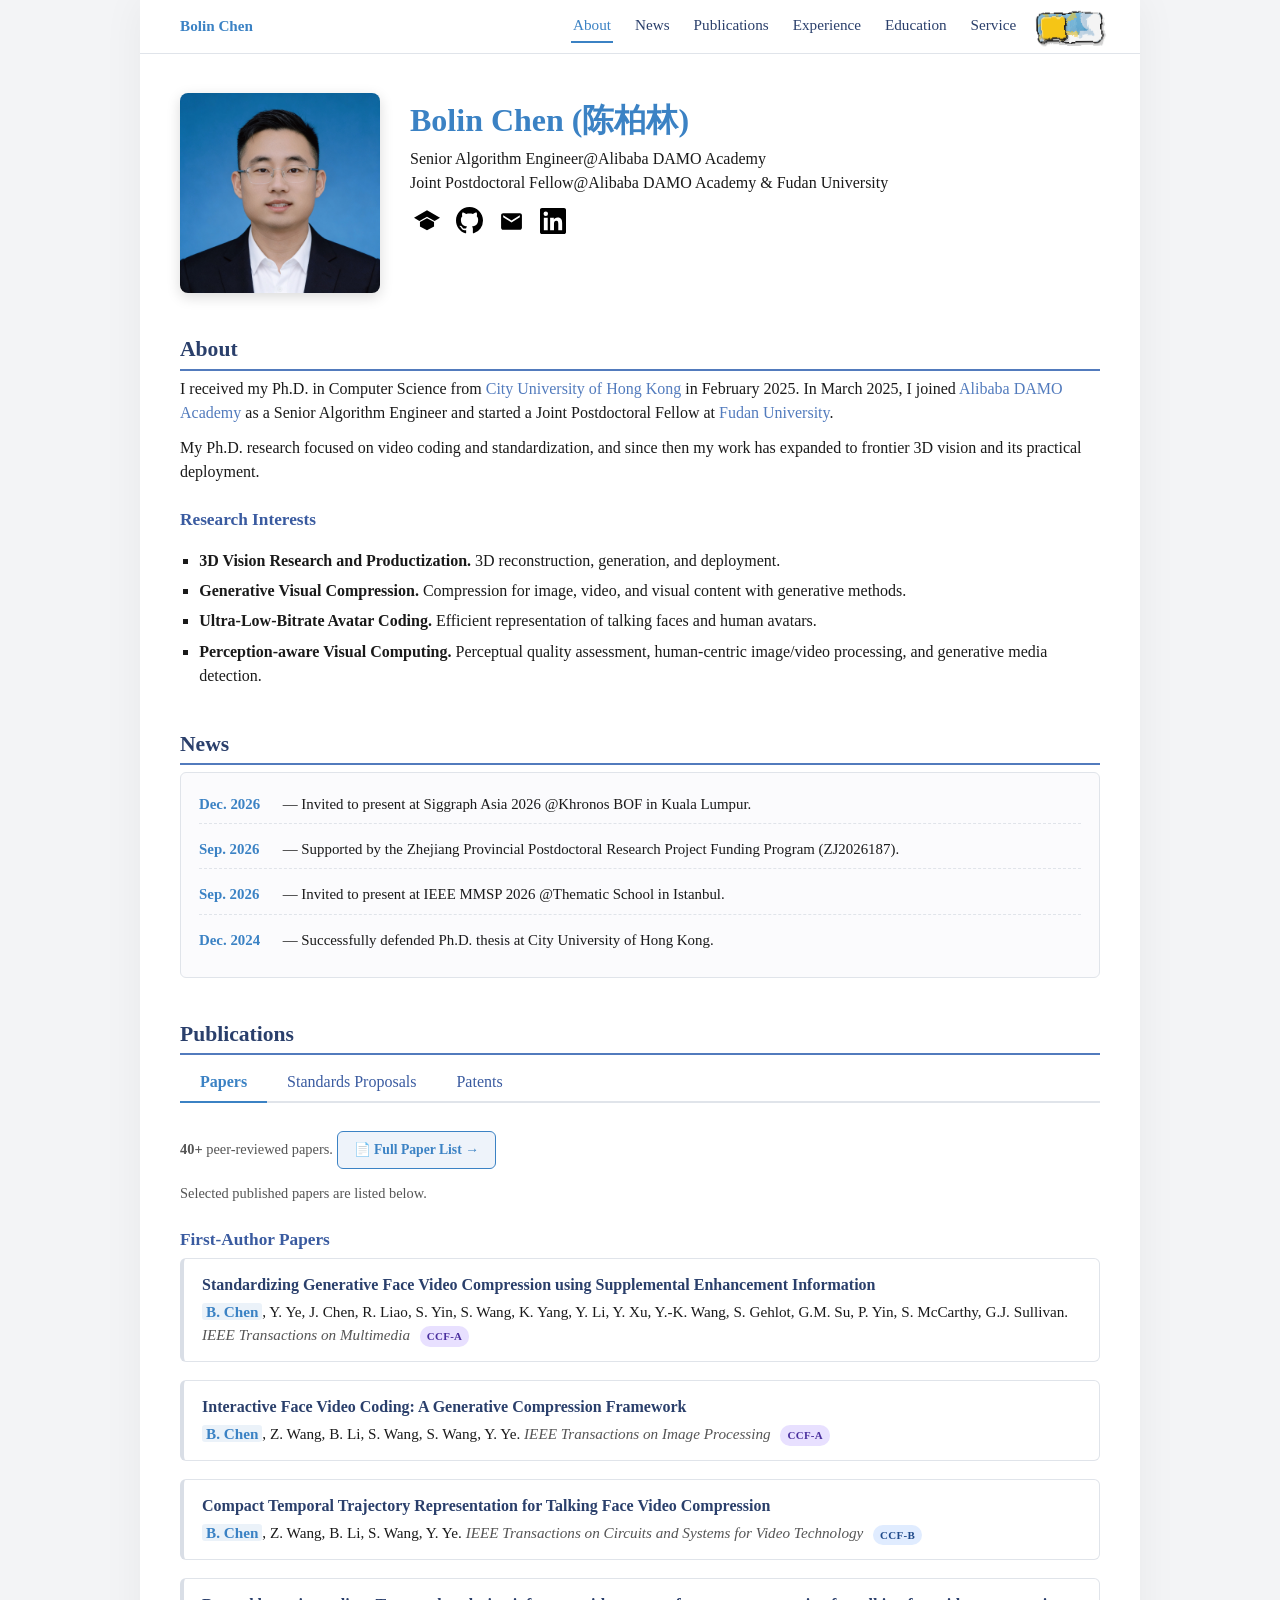
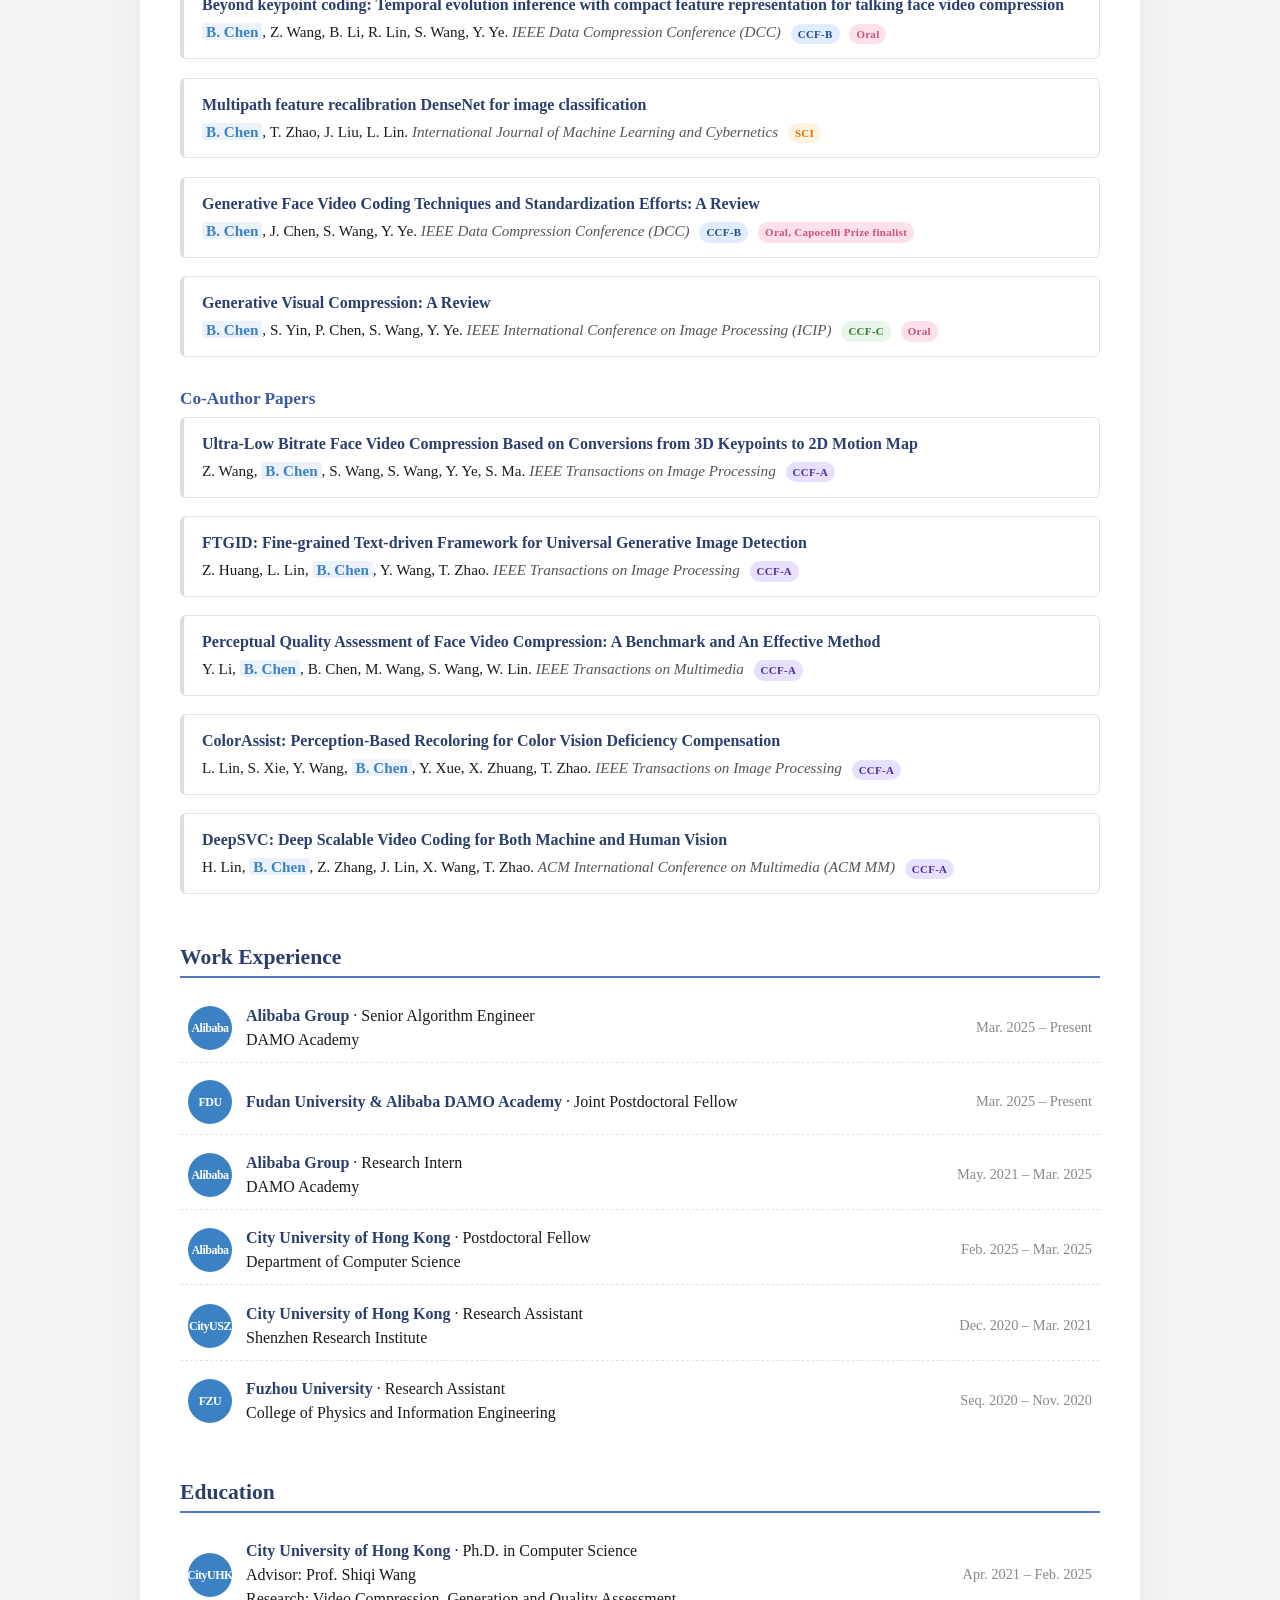
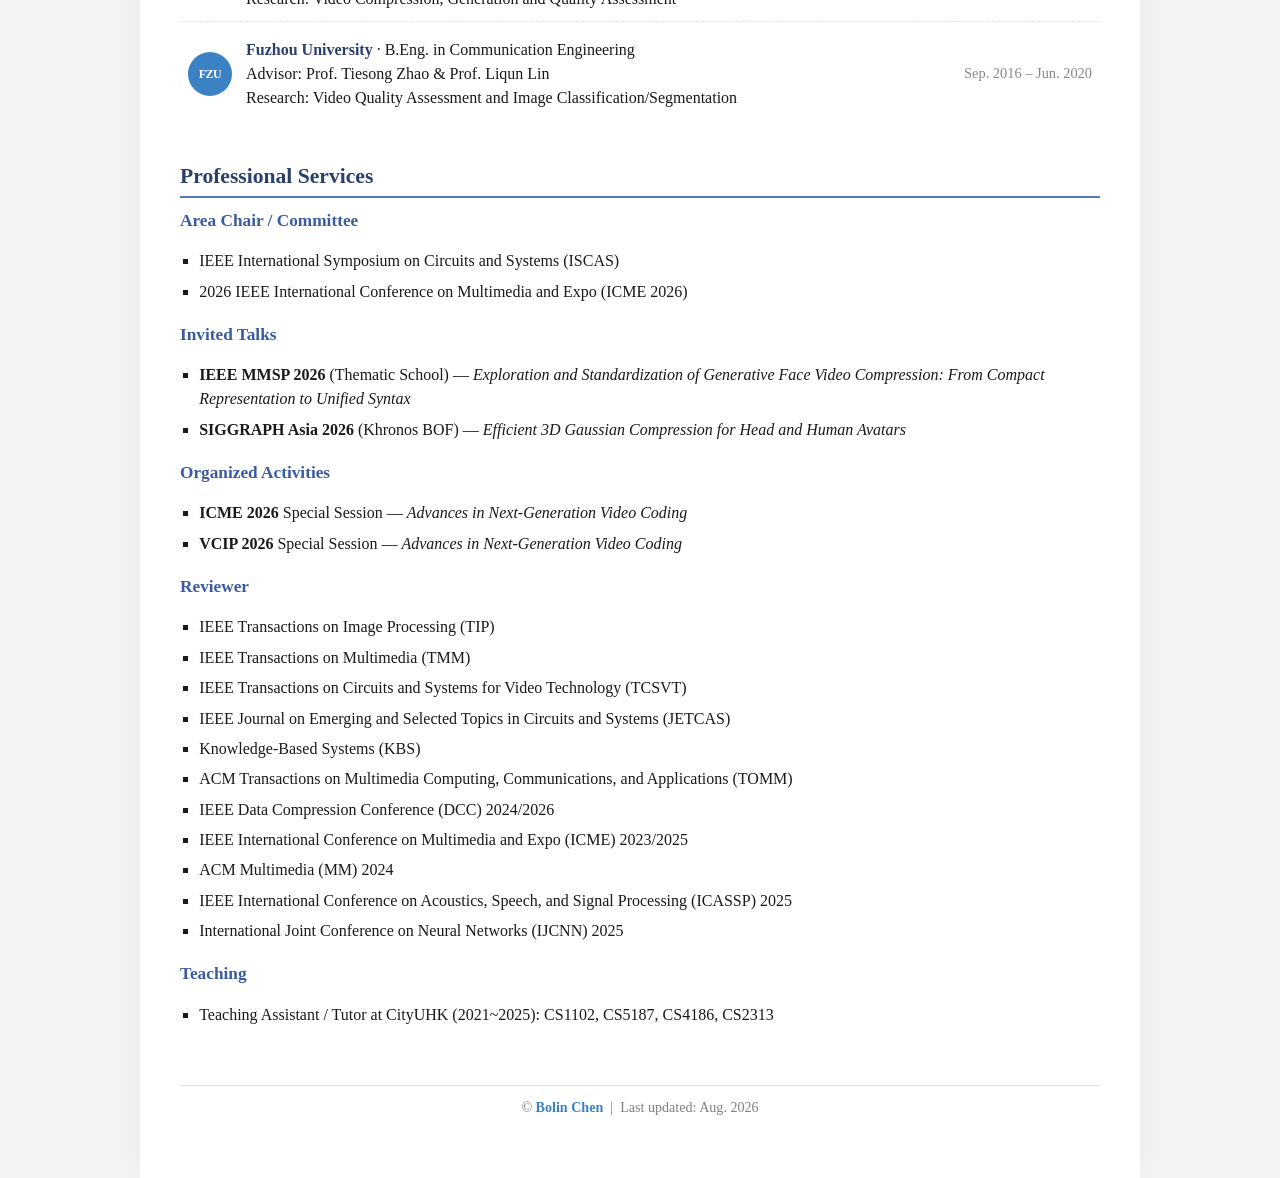
<file: index.html>
<!DOCTYPE html>
<html lang="en">
<head>
  <meta charset="UTF-8">
  <meta name="viewport" content="width=device-width, initial-scale=1.0">
  <title>Bolin Chen — Homepage</title>
  <script>
    (function () {
      var t;
      try { t = localStorage.getItem('theme'); } catch (e) {}
      if (t !== 'light' && t !== 'dark') {
        t = (window.matchMedia && window.matchMedia('(prefers-color-scheme: dark)').matches) ? 'dark' : 'light';
      }
      document.documentElement.setAttribute('data-theme', t);
    })();
  </script>
  <link rel="stylesheet" href="assets/css/style.css?v=20260817">
</head>
<body>

<svg style="position:absolute;width:0;height:0;overflow:hidden" aria-hidden="true">
  <defs>
    <filter id="sketchy" x="-10%" y="-10%" width="120%" height="120%">
      <feTurbulence type="turbulence" baseFrequency="0.035 0.042" numOctaves="4" result="noise" seed="42"></feTurbulence>
      <feDisplacementMap in="SourceGraphic" in2="noise" scale="4.5" xChannelSelector="R" yChannelSelector="G"></feDisplacementMap>
    </filter>
    <filter id="sketchy-sm" x="-18%" y="-18%" width="136%" height="136%">
      <feTurbulence type="turbulence" baseFrequency="0.06" numOctaves="3" result="noise" seed="7"></feTurbulence>
      <feDisplacementMap in="SourceGraphic" in2="noise" scale="2.5" xChannelSelector="R" yChannelSelector="G"></feDisplacementMap>
    </filter>
  </defs>
</svg>

<nav class="topnav">
  <span class="nav-name">Bolin Chen</span>
  <a href="#about">About</a>
  <a href="#news">News</a>
  <a href="#publications">Publications</a>
  <a href="#experience">Experience</a>
  <a href="#education">Education</a>
  <a href="#service">Service</a>
  
  <label class="theme-switch" title="Toggle light / dark">
    <input class="theme-switch__checkbox" type="checkbox" aria-label="Toggle dark mode" />
    <div class="theme-switch__container">
      <div class="theme-switch__clouds"></div>
      <div class="theme-switch__stars-container">
        <svg fill="none" viewBox="0 0 144 55" xmlns="http://www.w3.org/2000/svg">
          <path fill="currentColor" d="M135.831 3.00688C135.055 3.85027 134.111 4.29946 133 4.35447C134.111 4.40947 135.055 4.85867 135.831 5.71123C136.607 6.55462 136.996 7.56303 136.996 8.72727C136.996 7.95722 137.172 7.25134 137.525 6.59129C137.886 5.93124 138.372 5.39954 138.98 5.00535C139.598 4.60199 140.268 4.39114 141 4.35447C139.88 4.2903 138.936 3.85027 138.16 3.00688C137.384 2.16348 136.996 1.16425 136.996 0C136.996 1.16425 136.607 2.16348 135.831 3.00688ZM31 23.3545C32.1114 23.2995 33.0551 22.8503 33.8313 22.0069C34.6075 21.1635 34.9956 20.1642 34.9956 19C34.9956 20.1642 35.3837 21.1635 36.1599 22.0069C36.9361 22.8503 37.8798 23.2903 39 23.3545C38.2679 23.3911 37.5976 23.602 36.9802 24.0053C36.3716 24.3995 35.8864 24.9312 35.5248 25.5913C35.172 26.2513 34.9956 26.9572 34.9956 27.7273C34.9956 26.563 34.6075 25.5546 33.8313 24.7112C33.0551 23.8587 32.1114 23.4095 31 23.3545ZM0 36.3545C1.11136 36.2995 2.05513 35.8503 2.83131 35.0069C3.6075 34.1635 3.99559 33.1642 3.99559 32C3.99559 33.1642 4.38368 34.1635 5.15987 35.0069C5.93605 35.8503 6.87982 36.2903 8 36.3545C7.26792 36.3911 6.59757 36.602 5.98015 37.0053C5.37155 37.3995 4.88644 37.9312 4.52481 38.5913C4.172 39.2513 3.99559 39.9572 3.99559 40.7273C3.99559 39.563 3.6075 38.5546 2.83131 37.7112C2.05513 36.8587 1.11136 36.4095 0 36.3545ZM56.8313 24.0069C56.0551 24.8503 55.1114 25.2995 54 25.3545C55.1114 25.4095 56.0551 25.8587 56.8313 26.7112C57.6075 27.5546 57.9956 28.563 57.9956 29.7273C57.9956 28.9572 58.172 28.2513 58.5248 27.5913C58.8864 26.9312 59.3716 26.3995 59.9802 26.0053C60.5976 25.602 61.2679 25.3911 62 25.3545C60.8798 25.2903 59.9361 24.8503 59.1599 24.0069C58.3837 23.1635 57.9956 22.1642 57.9956 21C57.9956 22.1642 57.6075 23.1635 56.8313 24.0069ZM81 25.3545C82.1114 25.2995 83.0551 24.8503 83.8313 24.0069C84.6075 23.1635 84.9956 22.1642 84.9956 21C84.9956 22.1642 85.3837 23.1635 86.1599 24.0069C86.9361 24.8503 87.8798 25.2903 89 25.3545C88.2679 25.3911 87.5976 25.602 86.9802 26.0053C86.3716 26.3995 85.8864 26.9312 85.5248 27.5913C85.172 28.2513 84.9956 28.9572 84.9956 29.7273C84.9956 28.563 84.6075 27.5546 83.8313 26.7112C83.0551 25.8587 82.1114 25.4095 81 25.3545ZM136 36.3545C137.111 36.2995 138.055 35.8503 138.831 35.0069C139.607 34.1635 139.996 33.1642 139.996 32C139.996 33.1642 140.384 34.1635 141.16 35.0069C141.936 35.8503 142.88 36.2903 144 36.3545C143.268 36.3911 142.598 36.602 141.98 37.0053C141.372 37.3995 140.886 37.9312 140.525 38.5913C140.172 39.2513 139.996 39.9572 139.996 40.7273C139.996 39.563 139.607 38.5546 138.831 37.7112C138.055 36.8587 137.111 36.4095 136 36.3545ZM101.831 49.0069C101.055 49.8503 100.111 50.2995 99 50.3545C100.111 50.4095 101.055 50.8587 101.831 51.7112C102.607 52.5546 102.996 53.563 102.996 54.7273C102.996 53.9572 103.172 53.2513 103.525 52.5913C103.886 51.9312 104.372 51.3995 104.98 51.0053C105.598 50.602 106.268 50.3911 107 50.3545C105.88 50.2903 104.936 49.8503 104.16 49.0069C103.384 48.1635 102.996 47.1642 102.996 46C102.996 47.1642 102.607 48.1635 101.831 49.0069Z" clip-rule="evenodd" fill-rule="evenodd"></path>
        </svg>
      </div>
      <div class="theme-switch__circle-container">
        <div class="theme-switch__sun-moon-container">
          <div class="theme-switch__moon">
            <div class="theme-switch__spot"></div>
            <div class="theme-switch__spot"></div>
            <div class="theme-switch__spot"></div>
          </div>
        </div>
      </div>
      <div class="theme-switch__shooting-star"></div>
      <div class="theme-switch__shooting-star-2"></div>
      <div class="theme-switch__meteor"></div>
      <div class="theme-switch__stars-cluster">
        <div class="star"></div>
        <div class="star"></div>
        <div class="star"></div>
        <div class="star"></div>
        <div class="star"></div>
      </div>
      <div class="theme-switch__aurora"></div>
      <div class="theme-switch__comets">
        <div class="comet"></div>
        <div class="comet"></div>
      </div>
    </div>
  </label>
</nav>

<section class="hero" id="top">
  <div class="hero-matrix" aria-hidden="true"></div>
  <img src="assets/images/BolinChen.JPG" alt="Bolin Chen" class="hero-photo">
  <div class="hero-info">
    <h1><span class="author-name">Bolin Chen (陈柏林)</span></h1>
    <p>
      Senior Algorithm Engineer@Alibaba DAMO Academy<br>
      Joint Postdoctoral Fellow@Alibaba DAMO Academy & Fudan University
    </p>
    <p class="socials">
      <a target="_blank" href="https://scholar.google.com/citations?user=Z30kLzgAAAAJ" title="Google Scholar"><img src="assets/images/google_scholar_logo.svg" height="26" alt="Scholar"></a>
      <a target="_blank" href="https://github.com/Berlin0610" title="GitHub"><img src="assets/images/github_logo.svg" height="27" alt="GitHub"></a>
      <a target="_blank" href="mailto:bolinchen3-c@my.cityu.edu.hk" title="Email"><img src="assets/images/email_logo.svg" height="25" alt="Email"></a>
      <a target="_blank" href="https://www.linkedin.com/in/bolin-chen-695245200/?locale=zh" title="LinkedIn"><img src="assets/images/linkedin_logo.svg" height="26" alt="LinkedIn"></a>

    </p>
  </div>
</section>


<section id="about">
  <h2>About</h2>
	<p>
	  I received my Ph.D. in Computer Science from
	  <a target="_blank" href="https://www.cityu.edu.hk/">City University of Hong Kong</a>
	  in February 2025. In March 2025, I joined
	  <a target="_blank" href="https://damo.alibaba.com/">Alibaba DAMO Academy</a>
	  as a Senior Algorithm Engineer and started a Joint Postdoctoral Fellow at
	  <a target="_blank" href="https://www.fudan.edu.cn/">Fudan University</a>.
	</p>
	<p>
      My Ph.D. research focused on video coding and standardization, and since then my work has expanded to frontier 3D vision and its practical deployment.
	</p>
  
<h3>Research Interests</h3>
<ul>
  <li><b>3D Vision Research and Productization.</b> 3D reconstruction, generation, and deployment.</li>
  <li><b>Generative Visual Compression.</b> Compression for image, video, and visual content with generative methods.</li>
  <li><b>Ultra-Low-Bitrate Avatar Coding.</b> Efficient representation of talking faces and human avatars.</li>
  <li><b>Perception-aware Visual Computing.</b> Perceptual quality assessment, human-centric image/video processing, and generative media detection.</li>
</ul>
</section>


<section id="news">
  <h2>News</h2>
  <div class="news-scroll">
    <ul class="news-list">
	  <li><span class="news-date">Dec. 2026</span> — Invited to present at Siggraph Asia 2026 @Khronos BOF in Kuala Lumpur.</li>
      <li><span class="news-date">Sep. 2026</span> — Supported by the Zhejiang Provincial Postdoctoral Research Project Funding Program (ZJ2026187).</li>
      <li><span class="news-date">Sep. 2026</span> — Invited to present at IEEE MMSP 2026 @Thematic School in Istanbul.</li>
      <li><span class="news-date">Dec. 2024</span> — Successfully defended Ph.D. thesis at City University of Hong Kong.</li>
    </ul>
  </div>
</section>


<section id="publications">
  <h2>Publications</h2>

  <div class="tab-bar">
    <button class="tab-btn active" data-tab="papers">Papers</button>
    <button class="tab-btn" data-tab="proposals">Standards Proposals</button>
    <button class="tab-btn" data-tab="patents">Patents</button>
  </div>

    <div class="tab-panel active" id="panel-papers">
    <p style="color:var(--text-muted); font-size:0.9em;">
      <b>40+</b> peer-reviewed papers. <a class="btn-full-list" href="full-papers.html">📄 Full Paper List →</a> </br>
	  Selected published papers are listed below.
    </p>
    

    <h3>First-Author Papers</h3>
    <ul class="pub-list">
      <li class="pub-item">
        <a class="pub-title" target="_blank" href="https://scholar.google.com/scholar?q=Standardizing%20Generative%20Face%20Video%20Compression%20using%20Supplemental%20Enhancement%20Information">Standardizing Generative Face Video Compression using Supplemental Enhancement Information</a>
        <span class="pub-authors"><span class="author-self">B. Chen</span>, Y. Ye, J. Chen, R. Liao, S. Yin, S. Wang, K. Yang, Y. Li, Y. Xu, Y.-K. Wang, S. Gehlot, G.M. Su, P. Yin, S. McCarthy, G.J. Sullivan. <span class="pub-venue">IEEE Transactions on Multimedia</span> <span class="badge badge-ccfa">CCF-A</span></span>
      </li>
      <li class="pub-item">
        <a class="pub-title" target="_blank" href="https://scholar.google.com/scholar?q=Interactive%20Face%20Video%20Coding%3A%20A%20Generative%20Compression%20Framework">Interactive Face Video Coding: A Generative Compression Framework</a>
        <span class="pub-authors"><span class="author-self">B. Chen</span>, Z. Wang, B. Li, S. Wang, S. Wang, Y. Ye. <span class="pub-venue">IEEE Transactions on Image Processing</span> <span class="badge badge-ccfa">CCF-A</span></span>
      </li>
      <li class="pub-item">
        <a class="pub-title" target="_blank" href="https://scholar.google.com/scholar?q=Compact%20Temporal%20Trajectory%20Representation%20for%20Talking%20Face%20Video%20Compression">Compact Temporal Trajectory Representation for Talking Face Video Compression</a>
        <span class="pub-authors"><span class="author-self">B. Chen</span>, Z. Wang, B. Li, S. Wang, Y. Ye. <span class="pub-venue">IEEE Transactions on Circuits and Systems for Video Technology</span> <span class="badge badge-ccfb">CCF-B</span></span>
      </li>	  
      <li class="pub-item">
        <a class="pub-title" target="_blank" href="https://scholar.google.com/scholar?q=Beyond%20keypoint%20coding%3A%20Temporal%20evolution%20inference%20with%20compact%20feature%20representation%20for%20talking%20face%20video%20compression">Beyond keypoint coding: Temporal evolution inference with compact feature representation for talking face video compression</a>
        <span class="pub-authors"><span class="author-self">B. Chen</span>, Z. Wang, B. Li, R. Lin, S. Wang, Y. Ye. <span class="pub-venue">IEEE Data Compression Conference (DCC)</span> <span class="badge badge-ccfb">CCF-B</span> <span class="badge badge-first">Oral</span></span>
      </li>
      <li class="pub-item">
        <a class="pub-title" target="_blank" href="https://scholar.google.com/scholar?q=Multipath%20feature%20recalibration%20DenseNet%20for%20image%20classification">Multipath feature recalibration DenseNet for image classification</a>
        <span class="pub-authors"><span class="author-self">B. Chen</span>, T. Zhao, J. Liu, L. Lin. <span class="pub-venue">International Journal of Machine Learning and Cybernetics</span> <span class="badge badge-sci">SCI</span></span>
      </li>
      <li class="pub-item">
        <a class="pub-title" target="_blank" href="https://scholar.google.com/scholar?q=Generative%20Face%20Video%20Coding%20Techniques%20and%20Standardization%20Efforts%3A%20A%20Review">Generative Face Video Coding Techniques and Standardization Efforts: A Review</a>
        <span class="pub-authors"><span class="author-self">B. Chen</span>, J. Chen, S. Wang, Y. Ye. <span class="pub-venue">IEEE Data Compression Conference (DCC)</span> <span class="badge badge-ccfb">CCF-B</span> <span class="badge badge-first">Oral, Capocelli Prize finalist</span></span>
      </li>	  	  
      <li class="pub-item">
        <a class="pub-title" target="_blank" href="https://scholar.google.com/scholar?q=Generative%20Visual%20Compression%3A%20A%20Review">Generative Visual Compression: A Review</a>
        <span class="pub-authors"><span class="author-self">B. Chen</span>, S. Yin, P. Chen, S. Wang, Y. Ye. <span class="pub-venue">IEEE International Conference on Image Processing (ICIP)</span> <span class="badge badge-ccfc">CCF-C</span> <span class="badge badge-first">Oral</span></span>
      </li>	  
    </ul>

    <h3>Co-Author Papers</h3>
    <ul class="pub-list">
      <li class="pub-item">
        <a class="pub-title" target="_blank" href="https://scholar.google.com/scholar?q=Ultra-Low%20Bitrate%20Face%20Video%20Compression%20Based%20on%20Conversions%20from%203D%20Keypoints%20to%202D%20Motion%20Map">Ultra-Low Bitrate Face Video Compression Based on Conversions from 3D Keypoints to 2D Motion Map</a>
        <span class="pub-authors">Z. Wang, <span class="author-self">B. Chen</span>, S. Wang, S. Wang, Y. Ye, S. Ma. <span class="pub-venue">IEEE Transactions on Image Processing</span> <span class="badge badge-ccfa">CCF-A</span></span>
      </li>
      <li class="pub-item">
        <a class="pub-title" target="_blank" href="https://scholar.google.com/scholar?q=FTGID%3A%20Fine-grained%20Text-driven%20Framework%20for%20Universal%20Generative%20Image%20Detection">FTGID: Fine-grained Text-driven Framework for Universal Generative Image Detection</a>
        <span class="pub-authors">Z. Huang, L. Lin, <span class="author-self">B. Chen</span>, Y. Wang, T. Zhao. <span class="pub-venue">IEEE Transactions on Image Processing</span> <span class="badge badge-ccfa">CCF-A</span></span>
      </li>
      <li class="pub-item">
        <a class="pub-title" target="_blank" href="https://scholar.google.com/scholar?q=Perceptual%20Quality%20Assessment%20of%20Face%20Video%20Compression%3A%20A%20Benchmark%20and%20An%20Effective%20Method">Perceptual Quality Assessment of Face Video Compression: A Benchmark and An Effective Method</a>
        <span class="pub-authors">Y. Li, <span class="author-self">B. Chen</span>, B. Chen, M. Wang, S. Wang, W. Lin. <span class="pub-venue">IEEE Transactions on Multimedia</span> <span class="badge badge-ccfa">CCF-A</span></span>
      </li>
      <li class="pub-item">
        <a class="pub-title" target="_blank" href="https://scholar.google.com/scholar?q=ColorAssist%3A%20Perception-Based%20Recoloring%20for%20Color%20Vision%20Deficiency%20Compensation">ColorAssist: Perception-Based Recoloring for Color Vision Deficiency Compensation</a>
        <span class="pub-authors">L. Lin, S. Xie, Y. Wang, <span class="author-self">B. Chen</span>, Y. Xue, X. Zhuang, T. Zhao. <span class="pub-venue">IEEE Transactions on Image Processing</span> <span class="badge badge-ccfa">CCF-A</span></span>
      </li>
      <li class="pub-item">
        <a class="pub-title" target="_blank" href="https://scholar.google.com/scholar?q=DeepSVC%3A%20Deep%20Scalable%20Video%20Coding%20for%20Both%20Machine%20and%20Human%20Vision">DeepSVC: Deep Scalable Video Coding for Both Machine and Human Vision</a>
        <span class="pub-authors">H. Lin, <span class="author-self">B. Chen</span>, Z. Zhang, J. Lin, X. Wang, T. Zhao. <span class="pub-venue">ACM International Conference on Multimedia (ACM MM)</span> <span class="badge badge-ccfa">CCF-A</span></span>
      </li>
    </ul>
  </div><div class="tab-panel" id="panel-proposals">
    <p style="color:var(--text-muted); font-size:0.9em;">
      <b>50+</b> technical proposals contributed to JVET and MPEG. <a class="btn-full-list" href="full-proposals.html">📄 Full Proposal List →</a> </br>
      Selected first-author adopted proposals are listed below.
    </p>

    <h3>First-Author Adopted Proposals</h3>
    <ul class="prop-list">
      <li class="prop-item">
        <span class="prop-id">JVET-AQ0140</span>
        <span class="prop-title">AHG9: A showcase for picture quality indication in EOI SEI message extension</span>
        <span class="badge badge-adopt">Adopted</span>
      </li>
      <li class="prop-item">
        <span class="prop-id">MPEG m74027</span>
        <span class="prop-title">[GSC] Dual-Phase Morton Spatial Sorting for Efficient Mapping of GS Attribute Parameters to 2D Pixel Space</span>
        <span class="badge badge-adopt">Adopted</span>
      </li>
      <li class="prop-item">
        <span class="prop-id">JVET-AJ0207</span>
        <span class="prop-title">AHG9/AHG16: Performance results and suggestions on generative face video SEI message</span>
        <span class="badge badge-adopt">Adopted, Working Draft</span>
      </li>
      <li class="prop-item">
        <span class="prop-id">JVET-AJ0209</span>
        <span class="prop-title">AHG9/AHG16: Performance results of generative face video SEI message on high-resolution sequences</span>
        <span class="badge badge-adopt">Adopted, CTC</span>
      </li>
      <li class="prop-item">
        <span class="prop-id">JVET-AI0048</span>
        <span class="prop-title">AhG16: Improving GFVC Performance with Diverse Training Data</span>
        <span class="badge badge-adopt">Adopted</span>
      </li>
      <li class="prop-item">
        <span class="prop-id">JVET-AI0195</span>
        <span class="prop-title">AhG9/16: Updates on GFVC common software tools and GFV SEI message</span>
        <span class="badge badge-adopt">Adopted</span>
      </li>
      <li class="prop-item">
        <span class="prop-id">JVET-AH0110</span>
        <span class="prop-title">AHG16: Scalable Representation and Layered Reconstruction for Generative Face Video Compression</span>
        <span class="badge badge-adopt">Adopted</span>
      </li>
      <li class="prop-item">
        <span class="prop-id">JVET-AH0114</span>
        <span class="prop-title">AHG16: Updated Common Software Tools for Generative Face Video Compression</span>
        <span class="badge badge-adopt">Adopted</span>
      </li>
      <li class="prop-item">
        <span class="prop-id">JVET-AG0042</span>
        <span class="prop-title">AHG16: Proposed Common Software Tools and Testing Conditions for Generative Face Video Compression</span>
        <span class="badge badge-adopt">Adopted</span>
      </li>
    </ul>
  </div>

  <div class="tab-panel" id="panel-patents">
    <p style="color:var(--text-muted); font-size:0.9em;">
      <b>100+</b> pending US/CN/PCT patents (<b>10+</b> granted). Selected granted patents are listed below.
    </p>
    <ul class="honor-list">
      <li>Method and apparatuses for using face video generative compression SEI message. <b>US12621492B2</b> <span class="badge badge-adopt">Granted</span></li>
      <li>SEI message for generative face video. <b>US12621494B2</b> <span class="badge badge-adopt">Granted</span></li>
      <li>Method and apparatus for talking face video compression. <b>US12470746B2</b> <span class="badge badge-adopt">Granted</span></li>
      <li>Model training method, video encoding method and decoding method. <b>CN114897189B</b> <span class="badge badge-adopt">Granted</span></li>
      <li>Video encoding method, decoding method, electronic device and storage medium. <b>CN114979672B</b> <span class="badge badge-adopt">Granted</span></li>
      <li>A face video encoding method, decoding method and apparatus. <b>CN114401406B</b> <span class="badge badge-adopt">Granted</span></li>
      <li>A face video encoding method, decoding method and apparatus. <b>CN114422795B</b> <span class="badge badge-adopt">Granted</span></li>
      <li>Face video encoding method, decoding method and apparatus. <b>CN114205585B</b> <span class="badge badge-adopt">Granted</span></li>
      <li>Keypoints based video compression. <b>US12477120B2</b> <span class="badge badge-adopt">Granted</span></li>
      <li>A kind of leucocyte extraction and classification method based on improvement K-means and convolutional neural networks. <b>CN110110807B</b> <span class="badge badge-adopt">Granted</span></li>
      <li>An optimized segmentation method for ambiguous pixels based on improved FCN and DenseNet. <b>CN112541926B</b> <span class="badge badge-adopt">Granted</span></li>
      <li>An objective video quality evaluation method based on observable coding effect strength. <b>CN111711816B</b> <span class="badge badge-adopt">Granted</span></li>
    </ul>
  </div>
</section>

<section id="experience">
  <h2>Work Experience</h2>
  <ul class="edu-list">
    <li class="edu-item">
      <div class="edu-left">
        <div class="edu-logo-text">Alibaba</div>
        <div class="edu-main">
          <b>Alibaba Group </b> · Senior Algorithm Engineer<br>
			DAMO Academy
        </div>
      </div>
      <div class="edu-date">Mar. 2025 – Present</div>
    </li>
    <li class="edu-item">
      <div class="edu-left">
        <div class="edu-logo-text">FDU</div>
        <div class="edu-main">
          <b>Fudan University &amp; Alibaba DAMO Academy</b> · Joint Postdoctoral Fellow<br>
        </div>
      </div>
      <div class="edu-date">Mar. 2025 – Present</div>
    </li>
	<li class="edu-item">
      <div class="edu-left">
        <div class="edu-logo-text">Alibaba</div>
        <div class="edu-main">
          <b>Alibaba Group </b> · Research Intern<br>
			DAMO Academy
        </div>
      </div>
      <div class="edu-date">May. 2021 – Mar. 2025</div>
    </li>	  

	<li class="edu-item">
      <div class="edu-left">
        <div class="edu-logo-text">Alibaba</div>
        <div class="edu-main">
          <b>City University of Hong Kong</b> · Postdoctoral Fellow<br>
			Department of Computer Science
        </div>
      </div>
      <div class="edu-date">Feb. 2025 – Mar. 2025</div>
    </li>	  	  
    <li class="edu-item">
      <div class="edu-left">
        <div class="edu-logo-text">CityUSZ</div>
        <div class="edu-main">
          <b>City University of Hong Kong</b> · Research Assistant<br>
          Shenzhen Research Institute
        </div>
      </div>
      <div class="edu-date">Dec. 2020 – Mar. 2021</div>
    </li>

    <li class="edu-item">
      <div class="edu-left">
        <div class="edu-logo-text">FZU</div>
        <div class="edu-main">
          <b>Fuzhou University</b> · Research Assistant<br>
		  College of Physics and Information Engineering
        </div>
      </div>
      <div class="edu-date">Seq. 2020 – Nov. 2020</div>
    </li>
	
  </ul>
</section>

<section id="education">
  <h2>Education</h2>
  <ul class="edu-list">
    <li class="edu-item">
      <div class="edu-left">
        <div class="edu-logo-text">CityUHK</div>
        <div class="edu-main">
          <b>City University of Hong Kong</b> · Ph.D. in Computer Science<br>
          Advisor: Prof. Shiqi Wang <br>
		  Research: Video Compression, Generation and Quality Assessment
        </div>
      </div>
      <div class="edu-date">Apr. 2021 – Feb. 2025</div>
    </li>
    <li class="edu-item">
      <div class="edu-left">
        <div class="edu-logo-text">FZU</div>
        <div class="edu-main">
          <b>Fuzhou University</b> · B.Eng. in Communication Engineering<br>
          Advisor: Prof. Tiesong Zhao & Prof. Liqun Lin <br>
		  Research: Video Quality Assessment and Image Classification/Segmentation
        </div>
      </div>
      <div class="edu-date">Sep. 2016 – Jun. 2020</div>
    </li>
  </ul>
</section>

<section id="service">
  <h2>Professional Services</h2>

  <div class="service-grid">
    <div>
      <h3>Area Chair / Committee</h3>
      <ul>
        <li>IEEE International Symposium on Circuits and Systems (ISCAS)</li>
        <li>2026 IEEE International Conference on Multimedia and Expo (ICME 2026)</li>
      </ul>

      <h3>Invited Talks</h3>
      <ul>
        <li>
          <b>IEEE MMSP 2026</b> (Thematic School) —
          <i>
            Exploration and Standardization of Generative Face Video Compression:
            From Compact Representation to Unified Syntax
          </i>
        </li>
        <li>
          <b>SIGGRAPH Asia 2026</b> (Khronos BOF) —
          <i>
             Efficient 3D Gaussian Compression for Head and Human Avatars
          </i>
        </li>

		  
      </ul>

      <h3>Organized Activities</h3>
      <ul>
        <li>
          <b>ICME 2026</b> Special Session —
          <i>Advances in Next-Generation Video Coding</i>
        </li>
        <li>
          <b>VCIP 2026</b> Special Session —
          <i>Advances in Next-Generation Video Coding</i>
        </li>
      </ul>

      <h3>Reviewer</h3>
      <ul>
        <li>IEEE Transactions on Image Processing (TIP)</li>
        <li>IEEE Transactions on Multimedia (TMM)</li>
        <li>IEEE Transactions on Circuits and Systems for Video Technology (TCSVT)</li>
        <li>IEEE Journal on Emerging and Selected Topics in Circuits and Systems (JETCAS)</li>
        <li>Knowledge-Based Systems (KBS)</li>
        <li>ACM Transactions on Multimedia Computing, Communications, and Applications (TOMM)</li>
        <li>IEEE Data Compression Conference (DCC) 2024/2026</li>
        <li>IEEE International Conference on Multimedia and Expo (ICME) 2023/2025</li>
        <li>ACM Multimedia (MM) 2024</li>
        <li>IEEE International Conference on Acoustics, Speech, and Signal Processing (ICASSP) 2025</li>
        <li>International Joint Conference on Neural Networks (IJCNN) 2025</li>
      </ul>

      <h3>Teaching</h3>
      <ul>
        <li>Teaching Assistant / Tutor at CityUHK (2021~2025): CS1102, CS5187, CS4186, CS2313</li>
      </ul>
    </div>
  </div>
</section>


<div class="footer">
  &copy; <span class="author-name">Bolin Chen</span> &nbsp;|&nbsp; Last updated: Aug. 2026
</div>

<script src="assets/js/main.js?v=20260817"></script>
</body>
</html>
</file>
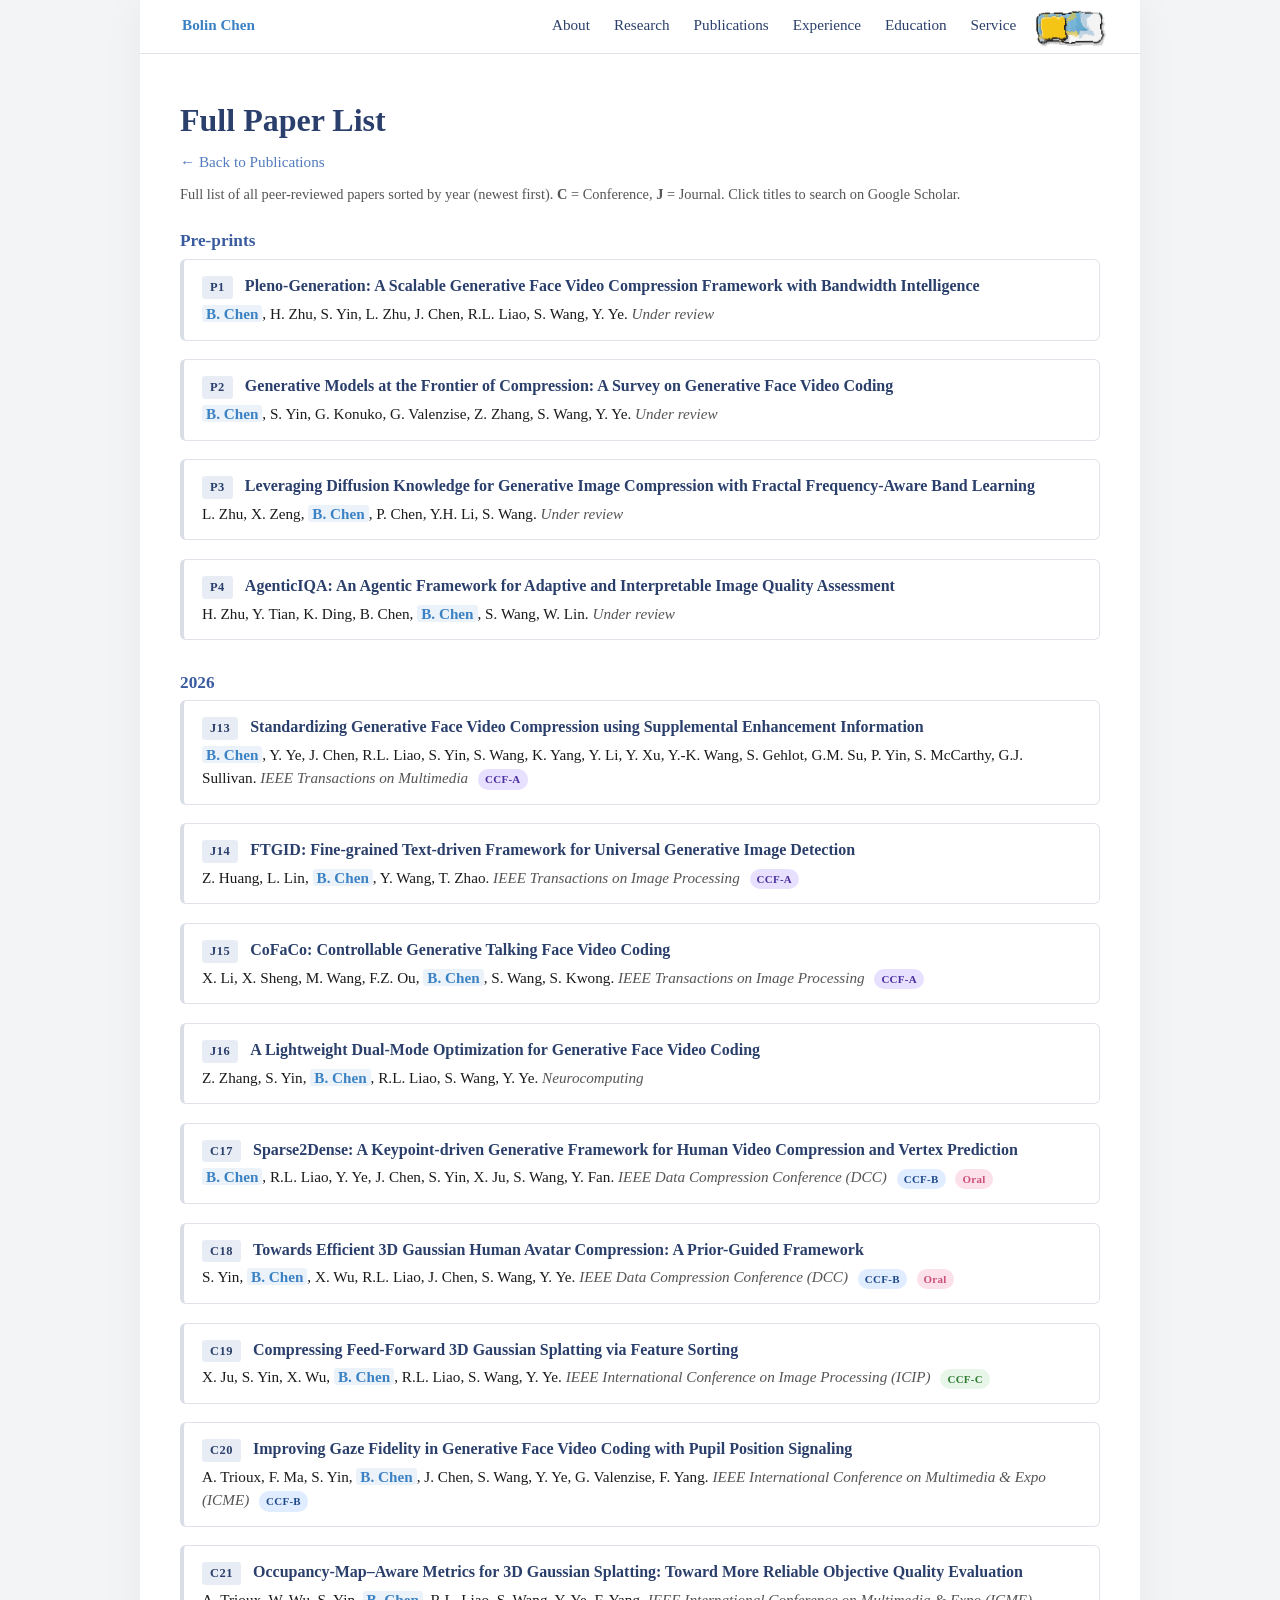
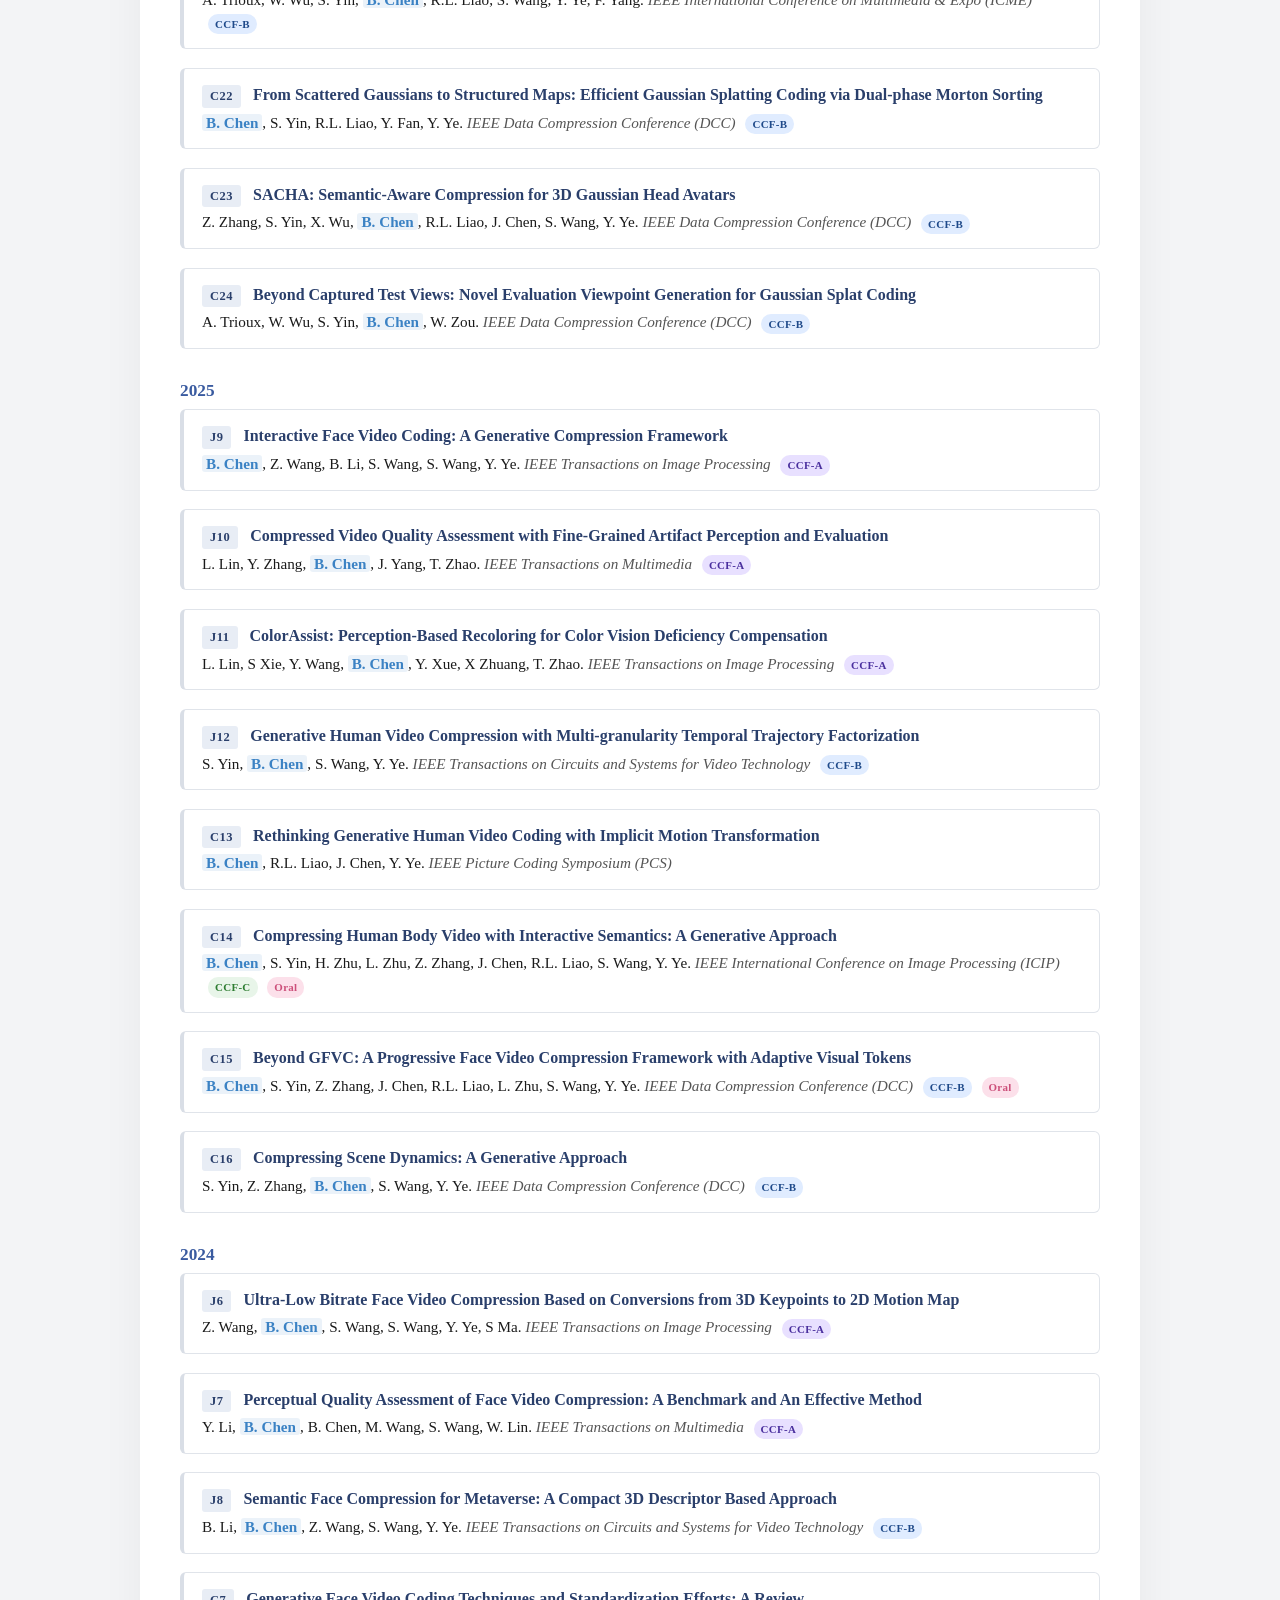
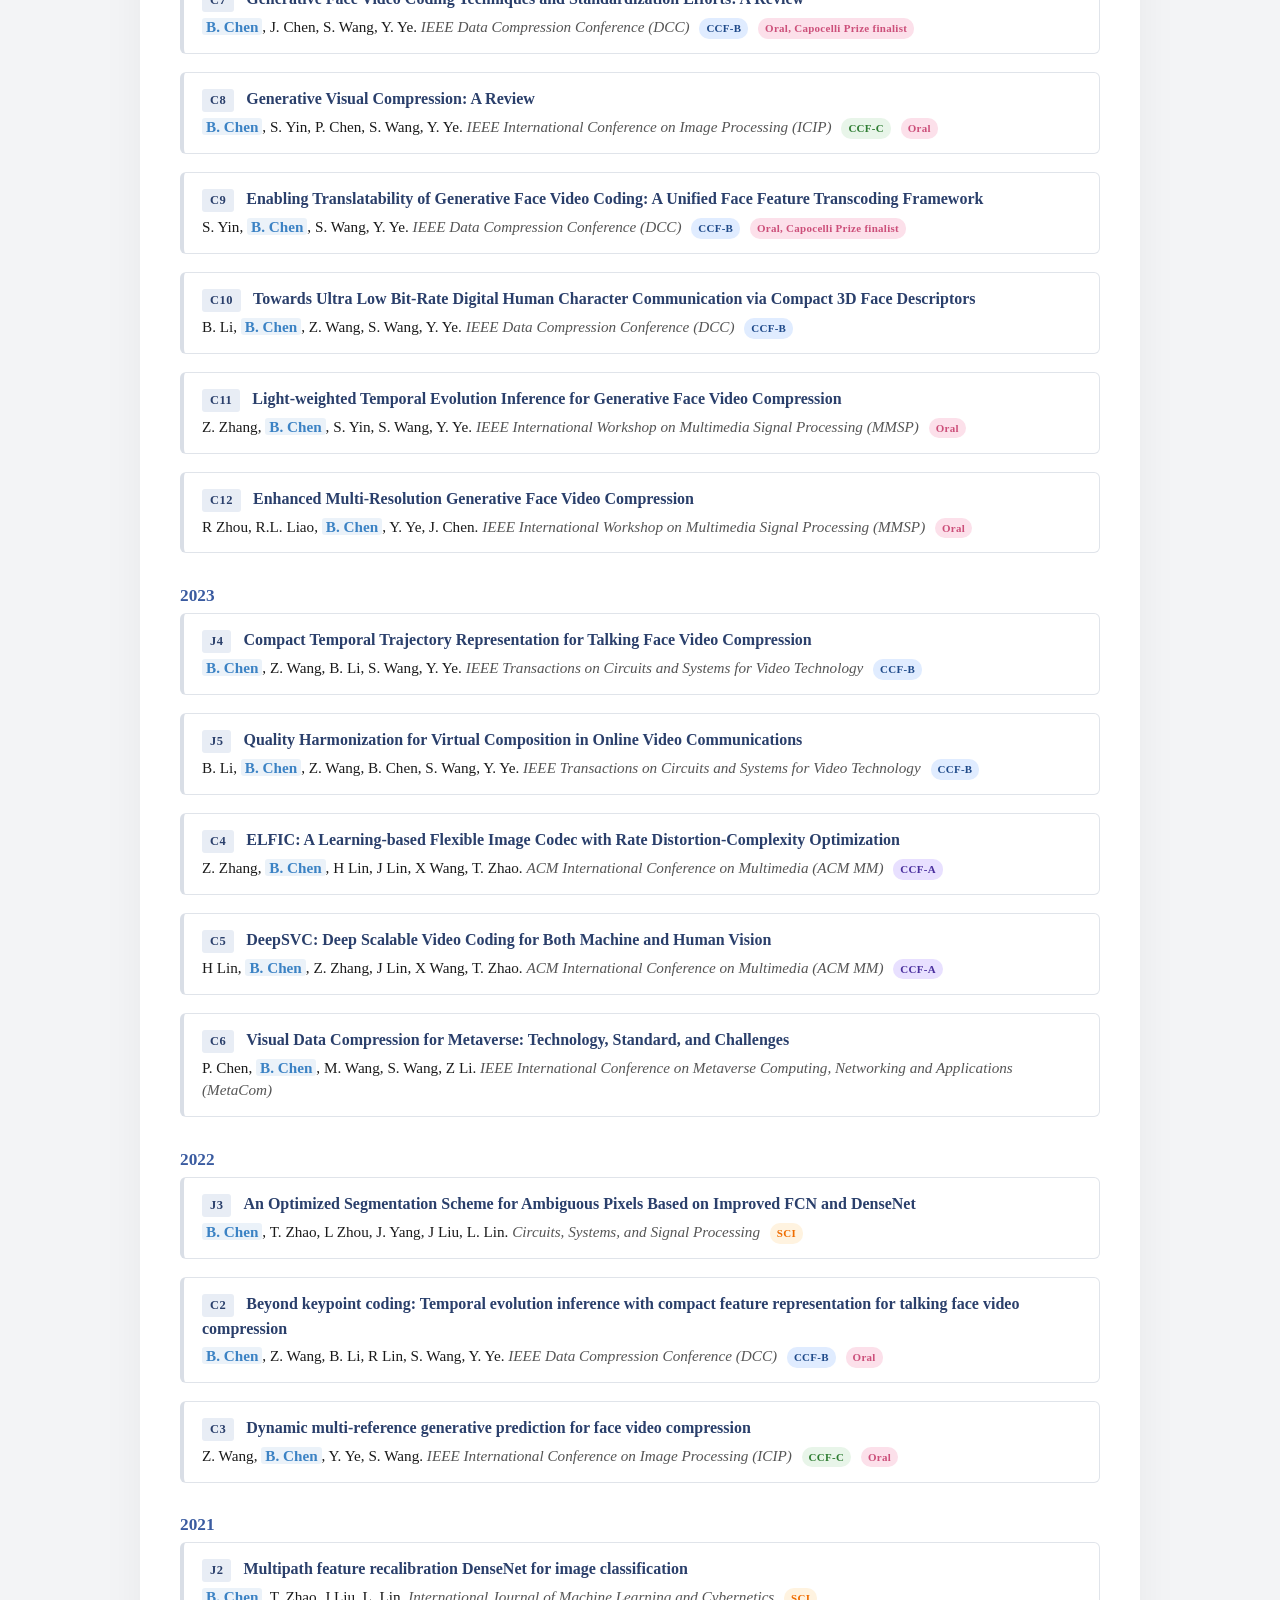
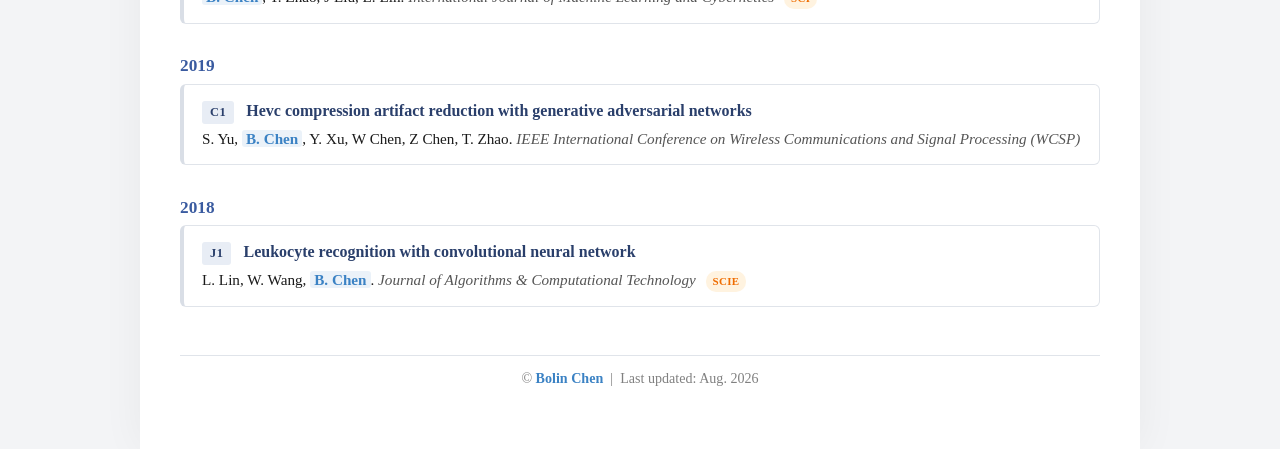
<file: full-papers.html>
<!DOCTYPE html>
<html lang="en">
<head>
  <meta charset="UTF-8">
  <meta name="viewport" content="width=device-width, initial-scale=1.0">
  <title>Full Paper List — Bolin Chen</title>
  <script>
    (function () {
      var t;
      try { t = localStorage.getItem('theme'); } catch (e) {}
      if (t !== 'light' && t !== 'dark') {
        t = (window.matchMedia && window.matchMedia('(prefers-color-scheme: dark)').matches) ? 'dark' : 'light';
      }
      document.documentElement.setAttribute('data-theme', t);
    })();
  </script>
  <link rel="stylesheet" href="assets/css/style.css?v=20260817">
</head>
<body>

<svg style="position:absolute;width:0;height:0;overflow:hidden" aria-hidden="true">
  <defs>
    <filter id="sketchy" x="-10%" y="-10%" width="120%" height="120%">
      <feTurbulence type="turbulence" baseFrequency="0.035 0.042" numOctaves="4" result="noise" seed="42"></feTurbulence>
      <feDisplacementMap in="SourceGraphic" in2="noise" scale="4.5" xChannelSelector="R" yChannelSelector="G"></feDisplacementMap>
    </filter>
    <filter id="sketchy-sm" x="-18%" y="-18%" width="136%" height="136%">
      <feTurbulence type="turbulence" baseFrequency="0.06" numOctaves="3" result="noise" seed="7"></feTurbulence>
      <feDisplacementMap in="SourceGraphic" in2="noise" scale="2.5" xChannelSelector="R" yChannelSelector="G"></feDisplacementMap>
    </filter>
  </defs>
</svg>

<nav class="topnav">
  <a href="index.html" class="nav-name">Bolin Chen</a>
  <a href="index.html#about">About</a>
  <a href="index.html#research">Research</a>
  <a href="index.html#publications">Publications</a>
  <a href="index.html#experience">Experience</a>
  <a href="index.html#education">Education</a>
  <a href="index.html#service">Service</a>

  <label class="theme-switch" title="Toggle light / dark">
    <input class="theme-switch__checkbox" type="checkbox" aria-label="Toggle dark mode" />
    <div class="theme-switch__container">
      <div class="theme-switch__clouds"></div>
      <div class="theme-switch__stars-container">
        <svg fill="none" viewBox="0 0 144 55" xmlns="http://www.w3.org/2000/svg">
          <path fill="currentColor" d="M135.831 3.00688C135.055 3.85027 134.111 4.29946 133 4.35447C134.111 4.40947 135.055 4.85867 135.831 5.71123C136.607 6.55462 136.996 7.56303 136.996 8.72727C136.996 7.95722 137.172 7.25134 137.525 6.59129C137.886 5.93124 138.372 5.39954 138.98 5.00535C139.598 4.60199 140.268 4.39114 141 4.35447C139.88 4.2903 138.936 3.85027 138.16 3.00688C137.384 2.16348 136.996 1.16425 136.996 0C136.996 1.16425 136.607 2.16348 135.831 3.00688ZM31 23.3545C32.1114 23.2995 33.0551 22.8503 33.8313 22.0069C34.6075 21.1635 34.9956 20.1642 34.9956 19C34.9956 20.1642 35.3837 21.1635 36.1599 22.0069C36.9361 22.8503 37.8798 23.2903 39 23.3545C38.2679 23.3911 37.5976 23.602 36.9802 24.0053C36.3716 24.3995 35.8864 24.9312 35.5248 25.5913C35.172 26.2513 34.9956 26.9572 34.9956 27.7273C34.9956 26.563 34.6075 25.5546 33.8313 24.7112C33.0551 23.8587 32.1114 23.4095 31 23.3545ZM0 36.3545C1.11136 36.2995 2.05513 35.8503 2.83131 35.0069C3.6075 34.1635 3.99559 33.1642 3.99559 32C3.99559 33.1642 4.38368 34.1635 5.15987 35.0069C5.93605 35.8503 6.87982 36.2903 8 36.3545C7.26792 36.3911 6.59757 36.602 5.98015 37.0053C5.37155 37.3995 4.88644 37.9312 4.52481 38.5913C4.172 39.2513 3.99559 39.9572 3.99559 40.7273C3.99559 39.563 3.6075 38.5546 2.83131 37.7112C2.05513 36.8587 1.11136 36.4095 0 36.3545ZM56.8313 24.0069C56.0551 24.8503 55.1114 25.2995 54 25.3545C55.1114 25.4095 56.0551 25.8587 56.8313 26.7112C57.6075 27.5546 57.9956 28.563 57.9956 29.7273C57.9956 28.9572 58.172 28.2513 58.5248 27.5913C58.8864 26.9312 59.3716 26.3995 59.9802 26.0053C60.5976 25.602 61.2679 25.3911 62 25.3545C60.8798 25.2903 59.9361 24.8503 59.1599 24.0069C58.3837 23.1635 57.9956 22.1642 57.9956 21C57.9956 22.1642 57.6075 23.1635 56.8313 24.0069ZM81 25.3545C82.1114 25.2995 83.0551 24.8503 83.8313 24.0069C84.6075 23.1635 84.9956 22.1642 84.9956 21C84.9956 22.1642 85.3837 23.1635 86.1599 24.0069C86.9361 24.8503 87.8798 25.2903 89 25.3545C88.2679 25.3911 87.5976 25.602 86.9802 26.0053C86.3716 26.3995 85.8864 26.9312 85.5248 27.5913C85.172 28.2513 84.9956 28.9572 84.9956 29.7273C84.9956 28.563 84.6075 27.5546 83.8313 26.7112C83.0551 25.8587 82.1114 25.4095 81 25.3545ZM136 36.3545C137.111 36.2995 138.055 35.8503 138.831 35.0069C139.607 34.1635 139.996 33.1642 139.996 32C139.996 33.1642 140.384 34.1635 141.16 35.0069C141.936 35.8503 142.88 36.2903 144 36.3545C143.268 36.3911 142.598 36.602 141.98 37.0053C141.372 37.3995 140.886 37.9312 140.525 38.5913C140.172 39.2513 139.996 39.9572 139.996 40.7273C139.996 39.563 139.607 38.5546 138.831 37.7112C138.055 36.8587 137.111 36.4095 136 36.3545ZM101.831 49.0069C101.055 49.8503 100.111 50.2995 99 50.3545C100.111 50.4095 101.055 50.8587 101.831 51.7112C102.607 52.5546 102.996 53.563 102.996 54.7273C102.996 53.9572 103.172 53.2513 103.525 52.5913C103.886 51.9312 104.372 51.3995 104.98 51.0053C105.598 50.602 106.268 50.3911 107 50.3545C105.88 50.2903 104.936 49.8503 104.16 49.0069C103.384 48.1635 102.996 47.1642 102.996 46C102.996 47.1642 102.607 48.1635 101.831 49.0069Z" clip-rule="evenodd" fill-rule="evenodd"></path>
        </svg>
      </div>
      <div class="theme-switch__circle-container">
        <div class="theme-switch__sun-moon-container">
          <div class="theme-switch__moon">
            <div class="theme-switch__spot"></div>
            <div class="theme-switch__spot"></div>
            <div class="theme-switch__spot"></div>
          </div>
        </div>
      </div>
      <div class="theme-switch__shooting-star"></div>
      <div class="theme-switch__shooting-star-2"></div>
      <div class="theme-switch__meteor"></div>
      <div class="theme-switch__stars-cluster">
        <div class="star"></div>
        <div class="star"></div>
        <div class="star"></div>
        <div class="star"></div>
        <div class="star"></div>
      </div>
      <div class="theme-switch__aurora"></div>
      <div class="theme-switch__comets">
        <div class="comet"></div>
        <div class="comet"></div>
      </div>
    </div>
  </label>
</nav>

<section class="page-header">
  <h1>Full Paper List</h1>
  <p class="back-link"><a href="index.html#publications">← Back to Publications</a></p>
</section>

<section id="full-papers">
  <p style="color:var(--text-muted); font-size:0.9em;">
    Full list of all peer-reviewed papers sorted by year (newest first). <b>C</b> = Conference, <b>J</b> = Journal.
    Click titles to search on Google Scholar.
  </p>

  <h3>Pre-prints</h3>
  <ul class="pub-list">
    <li class="pub-item">
      <span class="pub-tag">P1</span>
      <a class="pub-title" target="_blank" href="https://scholar.google.com/scholar?q=Pleno-Generation%3A%20A%20Scalable%20Generative%20Face%20Video%20Compression%20Framework%20with%20Bandwidth%20Intelligence">Pleno-Generation: A Scalable Generative Face Video Compression Framework with Bandwidth Intelligence</a>
      <span class="pub-authors"><span class="author-self">B. Chen</span>, H. Zhu, S. Yin, L. Zhu, J. Chen, R.L. Liao, S. Wang, Y. Ye. <span class="pub-venue">Under review</span></span>
    </li>
    <li class="pub-item">
      <span class="pub-tag">P2</span>
      <a class="pub-title" target="_blank" href="https://scholar.google.com/scholar?q=Generative%20Models%20at%20the%20Frontier%20of%20Compression%3A%20A%20Survey%20on%20Generative%20Face%20Video%20Coding">Generative Models at the Frontier of Compression: A Survey on Generative Face Video Coding</a>
      <span class="pub-authors"><span class="author-self">B. Chen</span>, S. Yin, G. Konuko, G. Valenzise, Z. Zhang, S. Wang, Y. Ye. <span class="pub-venue">Under review</span></span>
    </li>
    <li class="pub-item">
      <span class="pub-tag">P3</span>
      <a class="pub-title" target="_blank" href="https://scholar.google.com/scholar?q=Leveraging%20Diffusion%20Knowledge%20for%20Generative%20Image%20Compression%20with%20Fractal%20Frequency-Aware%20Band%20Learning">Leveraging Diffusion Knowledge for Generative Image Compression with Fractal Frequency-Aware Band Learning</a>
      <span class="pub-authors">L. Zhu, X. Zeng, <span class="author-self">B. Chen</span>, P. Chen, Y.H. Li, S. Wang. <span class="pub-venue">Under review</span></span>
    </li>
    <li class="pub-item">
      <span class="pub-tag">P4</span>
      <a class="pub-title" target="_blank" href="https://scholar.google.com/scholar?q=AgenticIQA%3A%20An%20Agentic%20Framework%20for%20Adaptive%20and%20Interpretable%20Image%20Quality%20Assessment">AgenticIQA: An Agentic Framework for Adaptive and Interpretable Image Quality Assessment</a>
      <span class="pub-authors">H. Zhu, Y. Tian, K. Ding, B. Chen, <span class="author-self">B. Chen</span>, S. Wang, W. Lin. <span class="pub-venue">Under review</span></span>
    </li>
  </ul>

  <h3>2026</h3>
<ul class="pub-list">
  <li class="pub-item">
    <span class="pub-tag">J13</span>
    <a class="pub-title" target="_blank" href="https://scholar.google.com/scholar?q=Standardizing%20Generative%20Face%20Video%20Compression%20using%20Supplemental%20Enhancement%20Information">Standardizing Generative Face Video Compression using Supplemental Enhancement Information</a>
    <span class="pub-authors"><span class="author-self">B. Chen</span>, Y. Ye, J. Chen, R.L. Liao, S. Yin, S. Wang, K. Yang, Y. Li, Y. Xu, Y.-K. Wang, S. Gehlot, G.M. Su, P. Yin, S. McCarthy, G.J. Sullivan. <span class="pub-venue">IEEE Transactions on Multimedia</span> <span class="badge badge-ccfa">CCF-A</span></span>
  </li>

  <li class="pub-item">
    <span class="pub-tag">J14</span>
    <a class="pub-title" target="_blank" href="https://scholar.google.com/scholar?q=FTGID%3A%20Fine-grained%20Text-driven%20Framework%20for%20Universal%20Generative%20Image%20Detection">FTGID: Fine-grained Text-driven Framework for Universal Generative Image Detection</a>
    <span class="pub-authors">Z. Huang, L. Lin, <span class="author-self">B. Chen</span>, Y. Wang, T. Zhao. <span class="pub-venue">IEEE Transactions on Image Processing</span> <span class="badge badge-ccfa">CCF-A</span></span>
  </li>

  <li class="pub-item">
    <span class="pub-tag">J15</span>
    <a class="pub-title" target="_blank" href="https://scholar.google.com/scholar?q=CoFaCo%3A%20Controllable%20Generative%20Talking%20Face%20Video%20Coding">CoFaCo: Controllable Generative Talking Face Video Coding</a>
    <span class="pub-authors">X. Li, X. Sheng, M. Wang, F.Z. Ou, <span class="author-self">B. Chen</span>, S. Wang, S. Kwong. <span class="pub-venue">IEEE Transactions on Image Processing</span> <span class="badge badge-ccfa">CCF-A</span></span>
  </li>

  <li class="pub-item">
    <span class="pub-tag">J16</span>
    <a class="pub-title" target="_blank" href="https://scholar.google.com/scholar?q=A%20Lightweight%20Dual-Mode%20Optimization%20for%20Generative%20Face%20Video%20Coding">A Lightweight Dual-Mode Optimization for Generative Face Video Coding</a>
    <span class="pub-authors">Z. Zhang, S. Yin, <span class="author-self">B. Chen</span>, R.L. Liao, S. Wang, Y. Ye. <span class="pub-venue">Neurocomputing</span></span>
  </li>

  <li class="pub-item">
    <span class="pub-tag">C17</span>
    <a class="pub-title" target="_blank" href="https://scholar.google.com/scholar?q=Sparse2Dense%3A%20A%20Keypoint-driven%20Generative%20Framework%20for%20Human%20Video%20Compression%20and%20Vertex%20Prediction">Sparse2Dense: A Keypoint-driven Generative Framework for Human Video Compression and Vertex Prediction</a>
    <span class="pub-authors"><span class="author-self">B. Chen</span>, R.L. Liao, Y. Ye, J. Chen, S. Yin, X. Ju, S. Wang, Y. Fan. <span class="pub-venue">IEEE Data Compression Conference (DCC)</span> <span class="badge badge-ccfb">CCF-B</span> <span class="badge badge-first">Oral</span></span>
  </li>

  <li class="pub-item">
    <span class="pub-tag">C18</span>
    <a class="pub-title" target="_blank" href="https://scholar.google.com/scholar?q=Towards%20Efficient%203D%20Gaussian%20Human%20Avatar%20Compression%3A%20A%20Prior-Guided%20Framework">Towards Efficient 3D Gaussian Human Avatar Compression: A Prior-Guided Framework</a>
    <span class="pub-authors">S. Yin, <span class="author-self">B. Chen</span>, X. Wu, R.L. Liao, J. Chen, S. Wang, Y. Ye. <span class="pub-venue">IEEE Data Compression Conference (DCC)</span> <span class="badge badge-ccfb">CCF-B</span> <span class="badge badge-first">Oral</span></span>
  </li>

  <li class="pub-item">
    <span class="pub-tag">C19</span>
    <a class="pub-title" target="_blank" href="https://scholar.google.com/scholar?q=Compressing%20Feed-Forward%203D%20Gaussian%20Splatting%20via%20Feature%20Sorting">Compressing Feed-Forward 3D Gaussian Splatting via Feature Sorting</a>
    <span class="pub-authors">X. Ju, S. Yin, X. Wu, <span class="author-self">B. Chen</span>, R.L. Liao, S. Wang, Y. Ye. <span class="pub-venue">IEEE International Conference on Image Processing (ICIP)</span> <span class="badge badge-ccfc">CCF-C</span></span>
  </li>

  <li class="pub-item">
    <span class="pub-tag">C20</span>
    <a class="pub-title" target="_blank" href="https://scholar.google.com/scholar?q=Improving%20Gaze%20Fidelity%20in%20Generative%20Face%20Video%20Coding%20with%20Pupil%20Position%20Signaling">Improving Gaze Fidelity in Generative Face Video Coding with Pupil Position Signaling</a>
    <span class="pub-authors">A. Trioux, F. Ma, S. Yin, <span class="author-self">B. Chen</span>, J. Chen, S. Wang, Y. Ye, G. Valenzise, F. Yang. <span class="pub-venue">IEEE International Conference on Multimedia &amp; Expo (ICME)</span> <span class="badge badge-ccfb">CCF-B</span></span>
  </li>

  <li class="pub-item">
    <span class="pub-tag">C21</span>
    <a class="pub-title" target="_blank" href="https://scholar.google.com/scholar?q=Occupancy-Map%E2%80%93Aware%20Metrics%20for%203D%20Gaussian%20Splatting%3A%20Toward%20More%20Reliable%20Objective%20Quality%20Evaluation">Occupancy-Map–Aware Metrics for 3D Gaussian Splatting: Toward More Reliable Objective Quality Evaluation</a>
    <span class="pub-authors">A. Trioux, W. Wu, S. Yin, <span class="author-self">B. Chen</span>, R.L. Liao, S. Wang, Y. Ye, F. Yang. <span class="pub-venue">IEEE International Conference on Multimedia &amp; Expo (ICME)</span> <span class="badge badge-ccfb">CCF-B</span></span>
  </li>

  <li class="pub-item">
    <span class="pub-tag">C22</span>
    <a class="pub-title" target="_blank" href="https://scholar.google.com/citations?view_op=view_citation&hl=zh-CN&user=Z30kLzgAAAAJ&sortby=pubdate&citation_for_view=Z30kLzgAAAAJ:70eg2SAEIzsC">From Scattered Gaussians to Structured Maps: Efficient Gaussian Splatting Coding via Dual-phase Morton Sorting</a>
    <span class="pub-authors"><span class="author-self">B. Chen</span>, S. Yin, R.L. Liao, Y. Fan, Y. Ye. <span class="pub-venue">IEEE Data Compression Conference (DCC)</span> <span class="badge badge-ccfb">CCF-B</span></span>
  </li>

  <li class="pub-item">
    <span class="pub-tag">C23</span>
    <a class="pub-title" target="_blank" href="https://scholar.google.com/citations?view_op=view_citation&hl=zh-CN&user=Z30kLzgAAAAJ&sortby=pubdate&citation_for_view=Z30kLzgAAAAJ:35N4QoGY0k4C">SACHA: Semantic-Aware Compression for 3D Gaussian Head Avatars</a>
    <span class="pub-authors">Z. Zhang, S. Yin, X. Wu, <span class="author-self">B. Chen</span>, R.L. Liao, J. Chen, S. Wang, Y. Ye. <span class="pub-venue">IEEE Data Compression Conference (DCC)</span> <span class="badge badge-ccfb">CCF-B</span></span>
  </li>

  <li class="pub-item">
    <span class="pub-tag">C24</span>
    <a class="pub-title" target="_blank">Beyond Captured Test Views: Novel Evaluation Viewpoint Generation for Gaussian Splat Coding</a>
    <span class="pub-authors">A. Trioux, W. Wu, S. Yin, <span class="author-self">B. Chen</span>, W. Zou. <span class="pub-venue">IEEE Data Compression Conference (DCC)</span> <span class="badge badge-ccfb">CCF-B</span></span>
  </li>
</ul>  


  
  <h3>2025</h3>
  <ul class="pub-list">
    <li class="pub-item">
      <span class="pub-tag">J9</span>
      <a class="pub-title" target="_blank" href="https://scholar.google.com/scholar?q=Interactive%20Face%20Video%20Coding%3A%20A%20Generative%20Compression%20Framework">Interactive Face Video Coding: A Generative Compression Framework</a>
      <span class="pub-authors"><span class="author-self">B. Chen</span>, Z. Wang, B. Li, S. Wang, S. Wang, Y. Ye. <span class="pub-venue">IEEE Transactions on Image Processing</span> <span class="badge badge-ccfa">CCF-A</span></span>
    </li>
    <li class="pub-item">
      <span class="pub-tag">J10</span>
      <a class="pub-title" target="_blank" href="https://scholar.google.com/scholar?q=Compressed%20Video%20Quality%20Assessment%20with%20Fine-Grained%20Artifact%20Perception%20and%20Evaluation">Compressed Video Quality Assessment with Fine-Grained Artifact Perception and Evaluation</a>
      <span class="pub-authors">L. Lin, Y. Zhang, <span class="author-self">B. Chen</span>, J. Yang, T. Zhao. <span class="pub-venue">IEEE Transactions on Multimedia</span> <span class="badge badge-ccfa">CCF-A</span></span>
    </li>
    <li class="pub-item">
      <span class="pub-tag">J11</span>
      <a class="pub-title" target="_blank" href="https://scholar.google.com/scholar?q=ColorAssist%3A%20Perception-Based%20Recoloring%20for%20Color%20Vision%20Deficiency%20Compensation">ColorAssist: Perception-Based Recoloring for Color Vision Deficiency Compensation</a>
      <span class="pub-authors">L. Lin, S Xie, Y. Wang, <span class="author-self">B. Chen</span>, Y. Xue, X Zhuang, T. Zhao. <span class="pub-venue">IEEE Transactions on Image Processing</span> <span class="badge badge-ccfa">CCF-A</span></span>
    </li>
    <li class="pub-item">
      <span class="pub-tag">J12</span>
      <a class="pub-title" target="_blank" href="https://scholar.google.com/scholar?q=Generative%20Human%20Video%20Compression%20with%20Multi-granularity%20Temporal%20Trajectory%20Factorization">Generative Human Video Compression with Multi-granularity Temporal Trajectory Factorization</a>
      <span class="pub-authors">S. Yin, <span class="author-self">B. Chen</span>, S. Wang, Y. Ye. <span class="pub-venue">IEEE Transactions on Circuits and Systems for Video Technology</span> <span class="badge badge-ccfb">CCF-B</span></span>
    </li>
    <li class="pub-item">
      <span class="pub-tag">C13</span>
      <a class="pub-title" target="_blank" href="https://scholar.google.com/scholar?q=Rethinking%20Generative%20Human%20Video%20Coding%20with%20Implicit%20Motion%20Transformation">Rethinking Generative Human Video Coding with Implicit Motion Transformation</a>
      <span class="pub-authors"><span class="author-self">B. Chen</span>, R.L. Liao, J. Chen, Y. Ye. <span class="pub-venue">IEEE Picture Coding Symposium (PCS)</span></span>
    </li>
    <li class="pub-item">
      <span class="pub-tag">C14</span>
      <a class="pub-title" target="_blank" href="https://scholar.google.com/scholar?q=Compressing%20Human%20Body%20Video%20with%20Interactive%20Semantics%3A%20A%20Generative%20Approach">Compressing Human Body Video with Interactive Semantics: A Generative Approach</a>
      <span class="pub-authors"><span class="author-self">B. Chen</span>, S. Yin, H. Zhu, L. Zhu, Z. Zhang, J. Chen, R.L. Liao, S. Wang, Y. Ye. <span class="pub-venue">IEEE International Conference on Image Processing (ICIP)</span> <span class="badge badge-ccfc">CCF-C</span> <span class="badge badge-first">Oral</span></span>
    </li>
    <li class="pub-item">
      <span class="pub-tag">C15</span>
      <a class="pub-title" target="_blank" href="https://scholar.google.com/scholar?q=Beyond%20GFVC%3A%20A%20Progressive%20Face%20Video%20Compression%20Framework%20with%20Adaptive%20Visual%20Tokens">Beyond GFVC: A Progressive Face Video Compression Framework with Adaptive Visual Tokens</a>
      <span class="pub-authors"><span class="author-self">B. Chen</span>, S. Yin, Z. Zhang, J. Chen, R.L. Liao, L. Zhu, S. Wang, Y. Ye. <span class="pub-venue">IEEE Data Compression Conference (DCC)</span> <span class="badge badge-ccfb">CCF-B</span> <span class="badge badge-first">Oral</span></span>
    </li>
    <li class="pub-item">
      <span class="pub-tag">C16</span>
      <a class="pub-title" target="_blank" href="https://scholar.google.com/scholar?q=Compressing%20Scene%20Dynamics%3A%20A%20Generative%20Approach">Compressing Scene Dynamics: A Generative Approach</a>
      <span class="pub-authors">S. Yin, Z. Zhang, <span class="author-self">B. Chen</span>, S. Wang, Y. Ye. <span class="pub-venue">IEEE Data Compression Conference (DCC)</span> <span class="badge badge-ccfb">CCF-B</span></span>
    </li>
  </ul>

  <h3>2024</h3>
  <ul class="pub-list">
    <li class="pub-item">
      <span class="pub-tag">J6</span>
      <a class="pub-title" target="_blank" href="https://scholar.google.com/scholar?q=Ultra-Low%20Bitrate%20Face%20Video%20Compression%20Based%20on%20Conversions%20from%203D%20Keypoints%20to%202D%20Motion%20Map">Ultra-Low Bitrate Face Video Compression Based on Conversions from 3D Keypoints to 2D Motion Map</a>
      <span class="pub-authors">Z. Wang, <span class="author-self">B. Chen</span>, S. Wang, S. Wang, Y. Ye, S Ma. <span class="pub-venue">IEEE Transactions on Image Processing</span> <span class="badge badge-ccfa">CCF-A</span></span>
    </li>
    <li class="pub-item">
      <span class="pub-tag">J7</span>
      <a class="pub-title" target="_blank" href="https://scholar.google.com/scholar?q=Perceptual%20Quality%20Assessment%20of%20Face%20Video%20Compression%3A%20A%20Benchmark%20and%20An%20Effective%20Method">Perceptual Quality Assessment of Face Video Compression: A Benchmark and An Effective Method</a>
      <span class="pub-authors">Y. Li, <span class="author-self">B. Chen</span>, B. Chen, M. Wang, S. Wang, W. Lin. <span class="pub-venue">IEEE Transactions on Multimedia</span> <span class="badge badge-ccfa">CCF-A</span></span>
    </li>
    <li class="pub-item">
      <span class="pub-tag">J8</span>
      <a class="pub-title" target="_blank" href="https://scholar.google.com/scholar?q=Semantic%20Face%20Compression%20for%20Metaverse%3A%20A%20Compact%203D%20Descriptor%20Based%20Approach">Semantic Face Compression for Metaverse: A Compact 3D Descriptor Based Approach</a>
      <span class="pub-authors">B. Li, <span class="author-self">B. Chen</span>, Z. Wang, S. Wang, Y. Ye. <span class="pub-venue">IEEE Transactions on Circuits and Systems for Video Technology</span> <span class="badge badge-ccfb">CCF-B</span></span>
    </li>
    <li class="pub-item">
      <span class="pub-tag">C7</span>
      <a class="pub-title" target="_blank" href="https://scholar.google.com/scholar?q=Generative%20Face%20Video%20Coding%20Techniques%20and%20Standardization%20Efforts%3A%20A%20Review">Generative Face Video Coding Techniques and Standardization Efforts: A Review</a>
      <span class="pub-authors"><span class="author-self">B. Chen</span>, J. Chen, S. Wang, Y. Ye. <span class="pub-venue">IEEE Data Compression Conference (DCC)</span> <span class="badge badge-ccfb">CCF-B</span> <span class="badge badge-first">Oral, Capocelli Prize finalist</span></span>
    </li>
    <li class="pub-item">
      <span class="pub-tag">C8</span>
      <a class="pub-title" target="_blank" href="https://scholar.google.com/scholar?q=Generative%20Visual%20Compression%3A%20A%20Review">Generative Visual Compression: A Review</a>
      <span class="pub-authors"><span class="author-self">B. Chen</span>, S. Yin, P. Chen, S. Wang, Y. Ye. <span class="pub-venue">IEEE International Conference on Image Processing (ICIP)</span> <span class="badge badge-ccfc">CCF-C</span> <span class="badge badge-first">Oral</span></span>
    </li>
    <li class="pub-item">
      <span class="pub-tag">C9</span>
      <a class="pub-title" target="_blank" href="https://scholar.google.com/scholar?q=Enabling%20Translatability%20of%20Generative%20Face%20Video%20Coding%3A%20A%20Unified%20Face%20Feature%20Transcoding%20Framework">Enabling Translatability of Generative Face Video Coding: A Unified Face Feature Transcoding Framework</a>
      <span class="pub-authors">S. Yin, <span class="author-self">B. Chen</span>, S. Wang, Y. Ye. <span class="pub-venue">IEEE Data Compression Conference (DCC)</span> <span class="badge badge-ccfb">CCF-B</span> <span class="badge badge-first">Oral, Capocelli Prize finalist</span></span>
    </li>
    <li class="pub-item">
      <span class="pub-tag">C10</span>
      <a class="pub-title" target="_blank" href="https://scholar.google.com/scholar?q=Towards%20Ultra%20Low%20Bit-Rate%20Digital%20Human%20Character%20Communication%20via%20Compact%203D%20Face%20Descriptors">Towards Ultra Low Bit-Rate Digital Human Character Communication via Compact 3D Face Descriptors</a>
      <span class="pub-authors">B. Li, <span class="author-self">B. Chen</span>, Z. Wang, S. Wang, Y. Ye. <span class="pub-venue">IEEE Data Compression Conference (DCC)</span> <span class="badge badge-ccfb">CCF-B</span></span>
    </li>
    <li class="pub-item">
      <span class="pub-tag">C11</span>
      <a class="pub-title" target="_blank" href="https://scholar.google.com/scholar?q=Light-weighted%20Temporal%20Evolution%20Inference%20for%20Generative%20Face%20Video%20Compression">Light-weighted Temporal Evolution Inference for Generative Face Video Compression</a>
      <span class="pub-authors">Z. Zhang, <span class="author-self">B. Chen</span>, S. Yin, S. Wang, Y. Ye. <span class="pub-venue">IEEE International Workshop on Multimedia Signal Processing (MMSP)</span> <span class="badge badge-first">Oral</span></span>
    </li>
    <li class="pub-item">
      <span class="pub-tag">C12</span>
      <a class="pub-title" target="_blank" href="https://scholar.google.com/scholar?q=Enhanced%20Multi-Resolution%20Generative%20Face%20Video%20Compression">Enhanced Multi-Resolution Generative Face Video Compression</a>
      <span class="pub-authors">R Zhou, R.L. Liao, <span class="author-self">B. Chen</span>, Y. Ye, J. Chen. <span class="pub-venue">IEEE International Workshop on Multimedia Signal Processing (MMSP)</span> <span class="badge badge-first">Oral</span></span>
    </li>
  </ul>

  <h3>2023</h3>
  <ul class="pub-list">
    <li class="pub-item">
      <span class="pub-tag">J4</span>
      <a class="pub-title" target="_blank" href="https://scholar.google.com/scholar?q=Compact%20Temporal%20Trajectory%20Representation%20for%20Talking%20Face%20Video%20Compression">Compact Temporal Trajectory Representation for Talking Face Video Compression</a>
      <span class="pub-authors"><span class="author-self">B. Chen</span>, Z. Wang, B. Li, S. Wang, Y. Ye. <span class="pub-venue">IEEE Transactions on Circuits and Systems for Video Technology</span> <span class="badge badge-ccfb">CCF-B</span></span>
    </li>
    <li class="pub-item">
      <span class="pub-tag">J5</span>
      <a class="pub-title" target="_blank" href="https://scholar.google.com/scholar?q=Quality%20Harmonization%20for%20Virtual%20Composition%20in%20Online%20Video%20Communications">Quality Harmonization for Virtual Composition in Online Video Communications</a>
      <span class="pub-authors">B. Li, <span class="author-self">B. Chen</span>, Z. Wang, B. Chen, S. Wang, Y. Ye. <span class="pub-venue">IEEE Transactions on Circuits and Systems for Video Technology</span> <span class="badge badge-ccfb">CCF-B</span></span>
    </li>
    <li class="pub-item">
      <span class="pub-tag">C4</span>
      <a class="pub-title" target="_blank" href="https://scholar.google.com/scholar?q=ELFIC%3A%20A%20Learning-based%20Flexible%20Image%20Codec%20with%20Rate%20Distortion-Complexity%20Optimization">ELFIC: A Learning-based Flexible Image Codec with Rate Distortion-Complexity Optimization</a>
      <span class="pub-authors">Z. Zhang, <span class="author-self">B. Chen</span>, H Lin, J Lin, X Wang, T. Zhao. <span class="pub-venue">ACM International Conference on Multimedia (ACM MM)</span> <span class="badge badge-ccfa">CCF-A</span></span>
    </li>
    <li class="pub-item">
      <span class="pub-tag">C5</span>
      <a class="pub-title" target="_blank" href="https://scholar.google.com/scholar?q=DeepSVC%3A%20Deep%20Scalable%20Video%20Coding%20for%20Both%20Machine%20and%20Human%20Vision">DeepSVC: Deep Scalable Video Coding for Both Machine and Human Vision</a>
      <span class="pub-authors">H Lin, <span class="author-self">B. Chen</span>, Z. Zhang, J Lin, X Wang, T. Zhao. <span class="pub-venue">ACM International Conference on Multimedia (ACM MM)</span> <span class="badge badge-ccfa">CCF-A</span></span>
    </li>
    <li class="pub-item">
      <span class="pub-tag">C6</span>
      <a class="pub-title" target="_blank" href="https://scholar.google.com/scholar?q=Visual%20Data%20Compression%20for%20Metaverse%3A%20Technology%2C%20Standard%2C%20and%20Challenges">Visual Data Compression for Metaverse: Technology, Standard, and Challenges</a>
      <span class="pub-authors">P. Chen, <span class="author-self">B. Chen</span>, M. Wang, S. Wang, Z Li. <span class="pub-venue">IEEE International Conference on Metaverse Computing, Networking and Applications (MetaCom)</span></span>
    </li>
  </ul>

  <h3>2022</h3>
  <ul class="pub-list">
    <li class="pub-item">
      <span class="pub-tag">J3</span>
      <a class="pub-title" target="_blank" href="https://scholar.google.com/scholar?q=An%20Optimized%20Segmentation%20Scheme%20for%20Ambiguous%20Pixels%20Based%20on%20Improved%20FCN%20and%20DenseNet">An Optimized Segmentation Scheme for Ambiguous Pixels Based on Improved FCN and DenseNet</a>
      <span class="pub-authors"><span class="author-self">B. Chen</span>, T. Zhao, L Zhou, J. Yang, J Liu, L. Lin. <span class="pub-venue">Circuits, Systems, and Signal Processing</span> <span class="badge badge-sci">SCI</span></span>
    </li>
    <li class="pub-item">
      <span class="pub-tag">C2</span>
      <a class="pub-title" target="_blank" href="https://scholar.google.com/scholar?q=Beyond%20keypoint%20coding%3A%20Temporal%20evolution%20inference%20with%20compact%20feature%20representation%20for%20talking%20face%20video%20compression">Beyond keypoint coding: Temporal evolution inference with compact feature representation for talking face video compression</a>
      <span class="pub-authors"><span class="author-self">B. Chen</span>, Z. Wang, B. Li, R Lin, S. Wang, Y. Ye. <span class="pub-venue">IEEE Data Compression Conference (DCC)</span> <span class="badge badge-ccfb">CCF-B</span> <span class="badge badge-first">Oral</span></span>
    </li>
    <li class="pub-item">
      <span class="pub-tag">C3</span>
      <a class="pub-title" target="_blank" href="https://scholar.google.com/scholar?q=Dynamic%20multi-reference%20generative%20prediction%20for%20face%20video%20compression">Dynamic multi-reference generative prediction for face video compression</a>
      <span class="pub-authors">Z. Wang, <span class="author-self">B. Chen</span>, Y. Ye, S. Wang. <span class="pub-venue">IEEE International Conference on Image Processing (ICIP)</span> <span class="badge badge-ccfc">CCF-C</span> <span class="badge badge-first">Oral</span></span>
    </li>
  </ul>

  <h3>2021</h3>
  <ul class="pub-list">
    <li class="pub-item">
      <span class="pub-tag">J2</span>
      <a class="pub-title" target="_blank" href="https://scholar.google.com/scholar?q=Multipath%20feature%20recalibration%20DenseNet%20for%20image%20classification">Multipath feature recalibration DenseNet for image classification</a>
      <span class="pub-authors"><span class="author-self">B. Chen</span>, T. Zhao, J Liu, L. Lin. <span class="pub-venue">International Journal of Machine Learning and Cybernetics</span> <span class="badge badge-sci">SCI</span></span>
    </li>
  </ul>

  <h3>2019</h3>
  <ul class="pub-list">
    <li class="pub-item">
      <span class="pub-tag">C1</span>
      <a class="pub-title" target="_blank" href="https://scholar.google.com/scholar?q=Hevc%20compression%20artifact%20reduction%20with%20generative%20adversarial%20networks">Hevc compression artifact reduction with generative adversarial networks</a>
      <span class="pub-authors">S. Yu, <span class="author-self">B. Chen</span>, Y. Xu, W Chen, Z Chen, T. Zhao. <span class="pub-venue">IEEE International Conference on Wireless Communications and Signal Processing (WCSP)</span></span>
    </li>
  </ul>

  <h3>2018</h3>
  <ul class="pub-list">
    <li class="pub-item">
      <span class="pub-tag">J1</span>
      <a class="pub-title" target="_blank" href="https://scholar.google.com/scholar?q=Leukocyte%20recognition%20with%20convolutional%20neural%20network">Leukocyte recognition with convolutional neural network</a>
      <span class="pub-authors">L. Lin, W. Wang, <span class="author-self">B. Chen</span>. <span class="pub-venue">Journal of Algorithms &amp; Computational Technology</span> <span class="badge badge-sci">SCIE</span></span>
    </li>
  </ul>
</section>

<div class="footer">
  &copy; <span class="author-name">Bolin Chen</span> &nbsp;|&nbsp; Last updated: Aug. 2026
</div>

<script src="assets/js/main.js"></script>
</body>
</html>
</file>
<file: assets/css/style.css>
/* =========================================================
   Jiaye Fu — simple academic homepage
   Single-page layout with lightweight card interactivity
   Theming via CSS custom properties (light + dark).
   ========================================================= */

/* ---------- Theme tokens (light = default) ---------- */
:root {
    color-scheme: light;
    --page-bg:        #f3f4f6;   /* surround behind the content sheet */
    --body-bg:        #ffffff;   /* content sheet */
    --body-shadow:    rgba(0,0,0,0.05);
    --text:           #1a1a1a;
    --text-muted:     #555555;
    --text-faint:     #888888;
    --text-footer:    #808080;
    --heading:        #2a3f6b;
    --heading-sub:    #3a5ba0;
    --rule:           #527bbd;   /* h2 underline + links */
    --link:           #527bbd;
    --accent:         #3b82c4;   /* blue */
    --accent-rgb:     59, 130, 196;
    --border:         #e0e4ea;
    --border-left:    #d9dee6;
    --hover-border:   #c7d8e8;
    --nav-bg:         rgba(255,255,255,0.95);
    --card-bg:        #ffffff;
    --soft-bg:        #fbfbfd;   /* prop / honor rows */
    --hover-bg:       #f5f8fc;   /* blue-tinted hover */
    --active-bg:      #eef3fa;
    --chip-bg:        #e8edf5;   /* pub-tag / prop-id */
    --chip-text:      #2a3f6b;
    --chip-hover-bg:  #d8e4f0;
    --social-hover:   #e8f0f8;
}

/* ---------- Dark theme overrides ---------- */
[data-theme="dark"] {
    color-scheme: dark;
    --page-bg:        #07090e;
    --body-bg:        #0f1117;
    --body-shadow:    rgba(0,0,0,0.55);
    --text:           #e6e8ee;
    --text-muted:     #aab0bd;
    --text-faint:     #868d9c;
    --text-footer:    #7a8090;
    --heading:        #b6cdf2;
    --heading-sub:    #93b4ea;
    --rule:           #4f6da8;
    --link:           #8fb3ea;
    --accent:         #6ba3d6;
    --accent-rgb:     107, 163, 214;
    --border:         #262b36;
    --border-left:    #2f3542;
    --hover-border:   #3a5070;
    --nav-bg:         rgba(15,17,23,0.86);
    --card-bg:        #161922;
    --soft-bg:        #14171f;
    --hover-bg:       #1a2030;
    --active-bg:      #1e2838;
    --chip-bg:        #1f2530;
    --chip-text:      #b6cdf2;
    --chip-hover-bg:  #2a3a50;
    --social-hover:   #1e2a3a;
}

* { box-sizing: border-box; }

html { background-color: var(--page-bg); scroll-behavior: smooth; }

body {
    font-family: Georgia, "Source Serif Pro", serif;
    color: var(--text);
    background-color: var(--body-bg);
    margin: 0 auto;
    max-width: 1000px;
    padding: 0 40px 60px;
    line-height: 1.5;
    box-shadow: 0 0 40px var(--body-shadow);
    transition: background-color 0.4s ease, color 0.4s ease;
}

img { max-width: 100%; border: none; }

a { color: var(--link); text-decoration: none; transition: color 0.2s; }
a:hover { color: var(--accent); text-decoration: underline; }

h1, h2, h3 {
    color: var(--heading);
    margin: 1em 0 0.3em;
    padding: 0.3em 0 0.2em;
    line-height: 1.1;
}
h2 {
    font-size: 1.35em;
    border-bottom: 2px solid var(--rule);
    padding-bottom: 0.3em;
    margin-top: 1.8em;
}
h3 { font-size: 1.08em; color: var(--heading-sub); margin-top: 1.2em; }
h1 { font-size: 2em; margin-bottom: 0.1em; }

p  { margin: 0 0 0.7em 0; }
ul { padding-left: 1.2em; list-style-type: square; }
li { margin-bottom: 0.4em; }

.author-name { color: var(--accent); font-weight: bold; }

section { scroll-margin-top: 70px; }

/* ---------- Ph.D. application notice ---------- */
.phd-notice {
    margin-top: 1em;
    padding: 10px 14px;
    border-left: 3px solid var(--accent);
    border-radius: 4px;
    background: var(--soft-bg);
    transition: background-color 0.2s, transform 0.2s;
}
.phd-notice:hover { background: var(--hover-bg); transform: translateX(3px); }
.phd-notice b { color: var(--heading); }
.phd-notice a { font-weight: bold; }

/* ---------- Sticky top navigation ---------- */
.topnav {
    position: sticky;
    top: 0;
    background: var(--nav-bg);
    backdrop-filter: blur(8px);
    border-bottom: 1px solid var(--border);
    z-index: 100;
    margin: 0 -40px 20px;
    padding: 10px 40px;
    display: flex;
    gap: 20px;
    font-size: 0.95em;
    align-items: center;
    flex-wrap: wrap;
}
.topnav a {
    color: var(--heading);
    font-weight: 500;
    padding: 4px 2px;
    border-bottom: 2px solid transparent;
    transition: border-color 0.2s, color 0.2s;
}
.topnav a:hover,
.topnav a.active {
    color: var(--accent);
    border-bottom-color: var(--accent);
    text-decoration: none;
}
.topnav .nav-name { font-weight: bold; margin-right: auto; color: var(--accent); }
/* keep the theme toggle from stretching the nav row */
.topnav .theme-switch { line-height: 0; }

/* ---------- Header / hero ---------- */
.hero {
    position: relative;
    display: flex;
    gap: 30px;
    align-items: flex-start;
    padding-top: 1.2em;
}
.hero-photo, .hero-info { position: relative; z-index: 1; }
/* keep the name/bio legible over the dark-mode matrix backdrop */
[data-theme="dark"] .hero-info h1,
[data-theme="dark"] .hero-info > p { text-shadow: 0 1px 6px rgba(7, 9, 14, 0.85); }
.hero-photo {
    width: 200px;
    height: 200px;
    object-fit: cover;
    border-radius: 8px;
    box-shadow: 0 4px 14px rgba(0,0,0,0.15);
    transition: transform 0.3s ease, box-shadow 0.3s ease;
    flex-shrink: 0;
}
.hero-photo:hover {
    transform: scale(1.03);
    box-shadow: 0 6px 20px rgba(var(--accent-rgb), 0.25);
}
.hero-info h1 { margin-top: 0; }
.hero-info p { margin-bottom: 0.5em; }

.socials a {
    display: inline-block;
    margin: 0 4px 4px 0;
    padding: 4px;
    border-radius: 6px;
    transition: background-color 0.2s, transform 0.2s;
}
.socials a:hover {
    background-color: var(--social-hover);
    transform: translateY(-2px);
}
.socials img { vertical-align: middle; display: block; }

/* ---------- Hero matrix backdrop (dark mode only) ---------- */
.hero-matrix {
    position: absolute;
    inset: 0;
    z-index: 0;
    display: none;
    overflow: hidden;
    border-radius: 10px;
    opacity: 0.5;
    pointer-events: none;
    -webkit-mask-image: radial-gradient(120% 130% at 70% 40%, #000 55%, transparent 100%);
            mask-image: radial-gradient(120% 130% at 70% 40%, #000 55%, transparent 100%);
}
[data-theme="dark"] .hero-matrix { display: block; }
.hero-matrix .jp-matrix {
    position: absolute;
    inset: 0;
    width: 100%;
    height: 100%;
    min-width: 0;
    min-height: 0;
    background: transparent;
    display: grid;
    grid-template-columns: repeat(auto-fill, minmax(26px, 1fr));
    grid-auto-rows: 26px;
    font-size: 18px;
    color: rgba(0, 150, 255, 0.30);
    font-family: "Courier New", Courier, monospace;
    justify-content: center;
    align-content: start;
    overflow: hidden;
}
.hero-matrix .jp-matrix > span {
    text-align: center;
    text-shadow: 0 0 6px rgba(120, 180, 255, 0.45);
    user-select: none;
    transition: color 0.5s;
    line-height: 1.45;
}
.hero-matrix .jp-matrix > span:nth-child(19n + 2)  { animation: jp-pulse 3.5s ease-in-out infinite 0.2s; }
.hero-matrix .jp-matrix > span:nth-child(29n + 1)  { animation: jp-pulse 4.1s ease-in-out infinite 0.7s; }
.hero-matrix .jp-matrix > span:nth-child(11n)      { color: rgba(100, 200, 255, 0.7); animation: jp-pulse 2.9s ease-in-out infinite 1.1s; }
.hero-matrix .jp-matrix > span:nth-child(37n + 10) { animation: jp-pulse 5.3s ease-in-out infinite 1.5s; }
.hero-matrix .jp-matrix > span:nth-child(41n + 1)  { animation: jp-pulse 3.9s ease-in-out infinite 0.4s; }
.hero-matrix .jp-matrix > span:nth-child(17n + 9)  { animation: jp-pulse 2.8s ease-in-out infinite 0.9s; }
.hero-matrix .jp-matrix > span:nth-child(23n + 18) { animation: jp-pulse 4.3s ease-in-out infinite 1.3s; }
.hero-matrix .jp-matrix > span:nth-child(31n + 4)  { animation: jp-pulse 5.6s ease-in-out infinite 0.1s; }
.hero-matrix .jp-matrix > span:nth-child(43n + 20) { animation: jp-pulse 3.6s ease-in-out infinite 1.8s; }
.hero-matrix .jp-matrix > span:nth-child(13n + 6)  { animation: jp-pulse 3.2s ease-in-out infinite 1.2s; }
.hero-matrix .jp-matrix > span:nth-child(53n + 5)  { animation: jp-pulse 4.9s ease-in-out infinite 0.5s; }
.hero-matrix .jp-matrix > span:nth-child(47n + 15) { animation: jp-pulse 5.9s ease-in-out infinite 1s; }

/* color-only pulse (static glow) — avoids per-frame blur-radius repaints */
@keyframes jp-pulse {
    0%, 100% { color: rgba(0, 150, 255, 0.40); }
    30%      { color: rgba(100, 200, 255, 0.95); }
    50%      { color: rgba(255, 105, 180, 0.95); }
    70%      { color: rgba(255, 255, 255, 0.95); }
}

/* ---------- Tabs (Papers / Proposals) ---------- */
.tab-bar {
    display: flex;
    gap: 0;
    border-bottom: 2px solid var(--border);
    margin: 0.5em 0 1.2em;
}
.tab-btn {
    background: none;
    border: none;
    font-family: inherit;
    font-size: 1em;
    color: var(--heading-sub);
    padding: 10px 20px;
    cursor: pointer;
    border-bottom: 2px solid transparent;
    margin-bottom: -2px;
    transition: color 0.2s, border-color 0.2s, background-color 0.2s;
}
.tab-btn:hover { background-color: var(--hover-bg); color: var(--accent); }
.tab-btn.active {
    color: var(--accent);
    border-bottom-color: var(--accent);
    font-weight: bold;
}
.tab-panel { display: none; animation: fadein 0.3s ease; }
.tab-panel.active { display: block; }

@keyframes fadein {
    from { opacity: 0; transform: translateY(4px); }
    to   { opacity: 1; transform: translateY(0); }
}

.tab-bar.compact { margin: 0.2em 0 0.8em; border-bottom-width: 1px; }
.tab-bar.compact .tab-btn { padding: 6px 14px; font-size: 0.92em; }

/* ---------- Publication cards ---------- */
.pub-list {
    list-style: none;
    padding: 0;
    display: grid;
    gap: 12px;
    margin: 0 0 1.2em;
}
.pub-item {
    padding: 14px 18px;
    border: 1px solid var(--border);
    border-left: 4px solid var(--border-left);
    background-color: var(--card-bg);
    border-radius: 6px;
    cursor: pointer;
    transition: border-color 0.2s, background-color 0.2s,
                transform 0.2s, box-shadow 0.2s;
}
.pub-item:hover {
    border-color: var(--hover-border);
    border-left-color: var(--accent);
    background-color: var(--hover-bg);
    transform: translateY(-2px);
    box-shadow: 0 4px 14px rgba(var(--accent-rgb), 0.12);
}
.pub-item.active {
    border-color: var(--accent);
    border-left-color: var(--accent);
    background-color: var(--active-bg);
    box-shadow: 0 6px 20px rgba(var(--accent-rgb), 0.22);
    transform: translateY(-2px);
}
.pub-item .pub-tag {
    display: inline-block;
    background: var(--chip-bg);
    color: var(--chip-text);
    font-size: 0.78em;
    font-weight: bold;
    padding: 2px 8px;
    border-radius: 3px;
    margin-right: 8px;
    letter-spacing: 0.5px;
    transition: background-color 0.2s, color 0.2s;
}
.pub-item:hover .pub-tag,
.pub-item.active .pub-tag { background: var(--chip-hover-bg); color: var(--accent); }
.pub-title {
    font-weight: bold;
    color: var(--heading);
    transition: color 0.2s;
}
.pub-title:hover { color: var(--accent); text-decoration: underline; }
.pub-item.active .pub-title { color: var(--accent); }
.pub-authors { display: block; margin-top: 4px; font-size: 0.95em; }
.pub-venue { font-style: italic; color: var(--text-muted); }
.pub-links { margin-left: 6px; font-size: 0.9em; }
#publications h4 {
    font-size: 0.95em; font-weight: 600;
    color: var(--text-muted);
    text-transform: uppercase; letter-spacing: 0.08em;
    margin: 1.2em 0 0.6em; padding-bottom: 4px;
    border-bottom: 1px dashed var(--border);
}
.pub-links a { margin-right: 4px; }

/* Highlight the author's own name in paper lists */
.author-self {
    font-weight: 700;
    color: var(--accent);
    background: rgba(var(--accent-rgb), 0.10);
    padding: 0 4px;
    border-radius: 3px;
}

/* Full paper list page header */
.page-header {
    padding-top: 1.2em;
    margin-bottom: 0.5em;
}
.page-header h1 {
    margin-top: 0;
    margin-bottom: 0.2em;
}
.back-link { font-size: 0.95em; }
.back-link a { font-weight: 500; }

/* Full paper list button inside the Papers tab */
.btn-full-list {
    display: inline-block;
    margin: 0.6em 0 1em;
    padding: 8px 16px;
    border: 1px solid var(--accent);
    border-radius: 6px;
    background: var(--active-bg);
    color: var(--accent);
    font-family: inherit;
    font-size: 0.95em;
    font-weight: 600;
    text-decoration: none;
    cursor: pointer;
    transition: background-color 0.2s, color 0.2s, transform 0.2s, box-shadow 0.2s;
}
.btn-full-list:hover {
    background: var(--accent);
    color: #fff;
    text-decoration: none;
    transform: translateY(-2px);
    box-shadow: 0 4px 14px rgba(var(--accent-rgb), 0.25);
}

/* Status badges for publications & proposals */
.badge {
    display: inline-block;
    font-size: 0.72em;
    font-weight: bold;
    padding: 2px 7px;
    border-radius: 10px;
    margin-left: 6px;
    letter-spacing: 0.3px;
    vertical-align: middle;
}
.badge-adopt   { background: #d9f2e4; color: #1f7a3d; }
.badge-review  { background: #fff0d6; color: #a15a00; }
.badge-revise  { background: #f2e4d9; color: #8a4a1a; }
.badge-first   { background: #fce0ea; color: #cc4f7a; }
.badge-ccfa    { background: #e8e0ff; color: #4a2f9e; }
.badge-ccfb    { background: #e0ecff; color: #1f4a8a; }
.badge-ccfc    { background: #e8f5e9; color: #2e7d32; }
.badge-sci     { background: #fff3e0; color: #ef6c00; }
/* dim the badges slightly on dark so they read as chips, not glare */
[data-theme="dark"] .badge { filter: brightness(0.92) saturate(1.05); }

/* ---------- Standards proposals: compact list ---------- */
.prop-list {
    list-style: none;
    padding: 0;
    margin: 0 0 1.2em;
    display: grid;
    gap: 6px;
}
.prop-item {
    padding: 8px 14px;
    border-left: 3px solid var(--border-left);
    background: var(--soft-bg);
    border-radius: 4px;
    font-size: 0.93em;
    transition: border-left-color 0.2s, background-color 0.2s, transform 0.2s;
}
.prop-item:hover {
    border-left-color: var(--accent);
    background-color: var(--hover-bg);
    transform: translateX(3px);
}
.prop-id {
    font-family: "SF Mono", Consolas, monospace;
    font-size: 0.88em;
    font-weight: bold;
    color: var(--chip-text);
    margin-right: 8px;
    padding: 1px 6px;
    background: var(--chip-bg);
    border-radius: 3px;
}
.prop-tag {
    display: inline-block;
    background: var(--chip-bg);
    color: var(--chip-text);
    font-size: 0.78em;
    font-weight: bold;
    padding: 2px 8px;
    border-radius: 3px;
    margin-right: 8px;
    letter-spacing: 0.5px;
    transition: background-color 0.2s, color 0.2s;
}
.prop-item:hover .prop-id,
.prop-item:hover .prop-tag { background: var(--chip-hover-bg); color: var(--accent); }
.prop-title { color: var(--text); }
.prop-meta  { color: var(--text-faint); font-size: 0.88em; margin-left: 6px; }

/* ---------- News scroll window ---------- */
.news-scroll {
    max-height: 260px;
    overflow-y: auto;
    border: 1px solid var(--border);
    border-radius: 6px;
    padding: 12px 18px;
    background: var(--soft-bg);
    scrollbar-width: thin;
    scrollbar-color: var(--border) transparent;
}
.news-scroll::-webkit-scrollbar { width: 6px; }
.news-scroll::-webkit-scrollbar-track { background: transparent; }
.news-scroll::-webkit-scrollbar-thumb { background: var(--border); border-radius: 3px; }
.news-list {
    list-style: none;
    padding: 0;
    margin: 0;
}
.news-list li {
    padding: 8px 0;
    border-bottom: 1px dashed var(--border);
    font-size: 0.93em;
    line-height: 1.5;
}
.news-list li:last-child { border-bottom: none; }
.news-date {
    display: inline-block;
    font-weight: bold;
    color: var(--accent);
    min-width: 80px;
}

/* ---------- Education / honors / service list ---------- */
.edu-list { list-style: none; padding: 0; }
.edu-item {
    display: flex;
    justify-content: space-between;
    align-items: baseline;
    padding: 10px 8px;
    border-bottom: 1px dashed var(--border);
    transition: background-color 0.2s, padding-left 0.2s;
}
.edu-item:hover { background-color: var(--hover-bg); padding-left: 14px; }
.edu-item:last-child { border-bottom: none; }
.edu-left { display: flex; align-items: center; gap: 14px; }
.edu-logo {
    width: 44px; height: 44px; object-fit: contain; flex-shrink: 0;
    filter: grayscale(100%); opacity: 0.85;
    transition: filter 0.25s, opacity 0.25s, transform 0.25s;
}
.edu-logo-text {
    width: 44px; height: 44px; flex-shrink: 0;
    display: flex; align-items: center; justify-content: center;
    border-radius: 50%;
    background: var(--accent);
    color: #fff;
    font-size: 12px; font-weight: 700; letter-spacing: -0.5px;
}
.edu-item:hover .edu-logo { filter: grayscale(0%); opacity: 1; transform: scale(1.06); }
/* logos are dark-ink artwork; lift them onto a chip so they stay visible on dark */
[data-theme="dark"] .edu-logo {
    filter: grayscale(100%) invert(0.9) brightness(1.1);
    opacity: 0.8;
}
[data-theme="dark"] .edu-item:hover .edu-logo {
    filter: grayscale(100%) invert(0.9) brightness(1.18);
    opacity: 1;
}
.edu-main b { color: var(--heading); }
.edu-date { color: var(--text-faint); font-size: 0.9em; white-space: nowrap; margin-left: 12px; }

.honor-list { list-style: none; padding: 0; display: grid; gap: 6px; }
.honor-list li {
    padding: 8px 12px;
    border-left: 3px solid var(--border-left);
    background: var(--soft-bg);
    border-radius: 4px;
    transition: border-left-color 0.2s, background-color 0.2s, transform 0.2s;
    font-size: 0.95em;
}
.honor-list li:hover {
    border-left-color: var(--accent);
    background-color: var(--hover-bg);
    transform: translateX(3px);
}
.honor-year { color: var(--text-faint); font-size: 0.88em; margin-right: 8px; }

.service-grid {
    display: grid;
    grid-template-columns: 1fr;
    gap: 18px;
    margin-top: 0.5em;
}
.service-grid h3 { margin-top: 0; }
.rev-subhead { font-size: 1.02em; color: var(--heading-sub); margin: 1em 0 0.3em; font-weight: 600; }
.rev-subhead + ul { margin-top: 0; }

/* ---------- Footer ---------- */
.footer {
    text-align: center;
    font-size: 0.88em;
    color: var(--text-footer);
    border-top: 1px solid var(--border);
    margin-top: 3em;
    padding-top: 0.8em;
}

/* ---------- Visitor map (mapmyvisitors) ---------- */
/* Outer box defines the on-page footprint; inner box holds the widget
   at its natural size and is scaled down to fit. ~4x smaller. */
.visitor-map {
    width: 240px;
    height: 160px;
    margin: 1em auto 0;
    overflow: hidden;
    opacity: 0.8;
    transition: opacity 0.3s ease;
    position: relative;
}
.visitor-map:hover { opacity: 1; }
[data-theme="dark"] .visitor-map { opacity: 0.6; }
[data-theme="dark"] .visitor-map:hover { opacity: 0.85; }
.visitor-map-inner {
    width: 960px;
    height: 640px;
    transform: scale(0.25);
    transform-origin: top left;
    pointer-events: none;
}
/* Enlarge widget text (visitors count / date labels) so it stays
   readable after the 0.25 scale is applied. Canvas-rendered map
   content is not affected by font-size. */
.visitor-map-inner #mapmyvisitors-widget,
.visitor-map-inner #mapmyvisitors-widget div,
.visitor-map-inner #mapmyvisitors-widget span,
.visitor-map-inner .mapmyvisitors-map-container,
.visitor-map-inner .mapmyvisitors-visitors,
.visitor-map-inner .mpmvs {
    font-size: 48px !important;
    line-height: 1.25 !important;
    font-weight: 600 !important;
}

/* ---------- Theme switch (Uiverse by mamyapro123), sized for the nav ---------- */
.theme-switch {
  --toggle-size: 11px;
  --container-width: 5.625em;
  --container-height: 2.5em;
  --container-radius: 0.38em;
  --container-light-bg: #5caad4;
  --container-night-bg: #1b1e36;
  --circle-container-diameter: 3.375em;
  --sun-moon-diameter: 2.125em;
  --sun-bg: #f5c518;
  --moon-bg: #d8d4c0;
  --spot-color: #9b9787;
  --circle-container-offset: calc((var(--circle-container-diameter) - var(--container-height)) / 2 * -1);
  --stars-color: #fff8e1;
  --clouds-color: #f4f4f4;
  --back-clouds-color: #bacfe0;
  --transition: 0.5s cubic-bezier(0, -0.02, 0.4, 1.25);
  --circle-transition: 0.3s cubic-bezier(0, -0.02, 0.35, 1.17);
  display: inline-block;
}

.theme-switch,
.theme-switch *,
.theme-switch *::before,
.theme-switch *::after {
  box-sizing: border-box;
  margin: 0;
  padding: 0;
  font-size: var(--toggle-size);
}

.theme-switch__container {
  width: var(--container-width);
  height: var(--container-height);
  background-color: var(--container-light-bg);
  border-radius: var(--container-radius);
  overflow: hidden;
  cursor: pointer;
  position: relative;
  background-image: linear-gradient(to bottom, var(--container-light-bg) 0%, #4a92bd 100%);
  transition: all var(--transition);
  box-shadow: 0 0 0 1.6px #1a1a1a, 2px 2.5px 0 1.6px rgba(26, 26, 26, 0.18);
  transform: rotate(-0.7deg);
  filter: url(#sketchy);
}

.theme-switch__container::before {
  content: "";
  position: absolute;
  z-index: 1;
  inset: 0;
  background-image: repeating-linear-gradient(-50deg, transparent, transparent 7px, rgba(255, 255, 255, 0.04) 7px, rgba(255, 255, 255, 0.04) 8px);
  border-radius: inherit;
  pointer-events: none;
}

/* visually hidden but still focusable + in the a11y tree (keyboard toggling) */
.theme-switch__checkbox {
  position: absolute;
  width: 1px;
  height: 1px;
  opacity: 0;
  margin: 0;
  pointer-events: none;
}
.theme-switch__checkbox:focus-visible + .theme-switch__container {
  outline: 2px solid var(--accent);
  outline-offset: 3px;
}

.theme-switch__circle-container {
  width: var(--circle-container-diameter);
  height: var(--circle-container-diameter);
  background-color: rgba(255, 255, 255, 0.1);
  position: absolute;
  left: var(--circle-container-offset);
  top: var(--circle-container-offset);
  border-radius: var(--container-radius);
  box-shadow: inset 0 0 0 3.375em rgba(255, 255, 255, 0.1), inset 0 0 0 3.375em rgba(255, 255, 255, 0.1), 0 0 0 0.625em rgba(255, 255, 255, 0.1), 0 0 0 1.25em rgba(255, 255, 255, 0.1);
  display: flex;
  transition: var(--circle-transition);
  pointer-events: none;
}

.theme-switch__circle-container::before {
  content: "";
  position: absolute;
  width: calc(var(--circle-container-diameter) + 1.5em);
  height: calc(var(--circle-container-diameter) + 1.5em);
  left: -0.75em;
  top: -0.75em;
  border-radius: 50%;
  background: conic-gradient(transparent 0deg, transparent 8deg, rgba(245, 197, 24, 0.52) 8deg, rgba(245, 197, 24, 0.52) 22deg, transparent 22deg, transparent 53deg, rgba(245, 197, 24, 0.52) 53deg, rgba(245, 197, 24, 0.52) 67deg, transparent 67deg, transparent 98deg, rgba(245, 197, 24, 0.52) 98deg, rgba(245, 197, 24, 0.52) 112deg, transparent 112deg, transparent 143deg, rgba(245, 197, 24, 0.52) 143deg, rgba(245, 197, 24, 0.52) 157deg, transparent 157deg, transparent 188deg, rgba(245, 197, 24, 0.52) 188deg, rgba(245, 197, 24, 0.52) 202deg, transparent 202deg, transparent 233deg, rgba(245, 197, 24, 0.52) 233deg, rgba(245, 197, 24, 0.52) 247deg, transparent 247deg, transparent 278deg, rgba(245, 197, 24, 0.52) 278deg, rgba(245, 197, 24, 0.52) 292deg, transparent 292deg, transparent 323deg, rgba(245, 197, 24, 0.52) 323deg, rgba(245, 197, 24, 0.52) 337deg, transparent 337deg, transparent 360deg);
  animation: rotateSunRays 14s linear infinite;
  opacity: 1;
  transition: opacity var(--transition);
  pointer-events: none;
  filter: url(#sketchy-sm);
}

.theme-switch__checkbox:checked + .theme-switch__container .theme-switch__circle-container::before { opacity: 0; }

@keyframes rotateSunRays {
  from { transform: rotate(0deg); }
  to { transform: rotate(360deg); }
}

.theme-switch__sun-moon-container {
  pointer-events: auto;
  position: relative;
  z-index: 2;
  width: var(--sun-moon-diameter);
  height: var(--sun-moon-diameter);
  margin: auto;
  border-radius: var(--container-radius);
  background-color: var(--sun-bg);
  box-shadow: 0.062em 0.062em 0.062em 0em rgba(254, 255, 239, 0.61) inset, 0em -0.062em 0.062em 0em #a1872a inset, 0.1em 0.13em 0 0.04em #1a1a1a;
  filter: url(#sketchy-sm) drop-shadow(0.062em 0.125em 0.125em rgba(0, 0, 0, 0.25)) drop-shadow(0em 0.062em 0.125em rgba(0, 0, 0, 0.25));
  overflow: hidden;
  transition: var(--transition);
  transform: scale(1);
}

.theme-switch__sun-moon-container:hover { transform: scale(1.1) rotate(5deg); }

.theme-switch__moon {
  transform: translateX(100%);
  width: 100%;
  height: 100%;
  background-color: var(--moon-bg);
  border-radius: inherit;
  box-shadow: 0.062em 0.062em 0.062em 0em rgba(254, 255, 239, 0.61) inset, 0em -0.062em 0.062em 0em #969696 inset;
  transition: all var(--transition), transform 0.3s ease;
  position: relative;
}

.theme-switch__moon:hover { transform: rotate(15deg); }

.theme-switch__spot {
  position: absolute;
  top: 0.75em;
  left: 0.312em;
  width: 0.75em;
  height: 0.75em;
  border-radius: var(--container-radius);
  background-color: var(--spot-color);
  box-shadow: 0em 0.0312em 0.062em rgba(0, 0, 0, 0.25) inset;
  transition: background-color 0.3s ease;
  filter: url(#sketchy-sm);
}

.theme-switch__spot:nth-of-type(2) { width: 0.375em; height: 0.375em; top: 0.937em; left: 1.375em; }
.theme-switch__spot:nth-last-of-type(3) { width: 0.25em; height: 0.25em; top: 0.312em; left: 0.812em; }
.theme-switch__moon:hover .theme-switch__spot { background-color: #7a7f8c; }

.theme-switch__clouds {
  width: 1.25em;
  height: 1.25em;
  background-color: var(--clouds-color);
  border-radius: var(--container-radius);
  position: absolute;
  bottom: -0.625em;
  left: 0.312em;
  box-shadow: 0.937em 0.312em var(--clouds-color), -0.312em -0.312em var(--back-clouds-color), 1.437em 0.375em var(--clouds-color), 0.5em -0.125em var(--back-clouds-color), 2.187em 0 var(--clouds-color), 1.25em -0.062em var(--back-clouds-color), 2.937em 0.312em var(--clouds-color), 2em -0.312em var(--back-clouds-color), 3.625em -0.062em var(--clouds-color), 2.625em 0em var(--back-clouds-color), 4.5em -0.312em var(--clouds-color), 3.375em -0.437em var(--back-clouds-color), 4.625em -1.75em 0 0.437em var(--clouds-color), 4em -0.625em var(--back-clouds-color), 4.125em -2.125em 0 0.437em var(--back-clouds-color);
  transition: 0.5s cubic-bezier(0, -0.02, 0.4, 1.25);
  filter: url(#sketchy-sm);
}

.theme-switch__stars-container {
  position: absolute;
  color: var(--stars-color);
  top: -100%;
  left: 0.312em;
  width: 2.75em;
  height: auto;
  transition: var(--transition);
}

.theme-switch__checkbox:checked + .theme-switch__container {
  background-color: var(--container-night-bg);
  background-image: linear-gradient(to bottom, var(--container-night-bg) 0%, #252a4a 100%);
}

.theme-switch__checkbox:checked + .theme-switch__container .theme-switch__circle-container {
  left: calc(100% - var(--circle-container-offset) - var(--circle-container-diameter));
}

.theme-switch__checkbox:checked + .theme-switch__container .theme-switch__circle-container:hover {
  left: calc(100% - var(--circle-container-offset) - var(--circle-container-diameter) - 0.187em);
}

.theme-switch__circle-container:hover { left: calc(var(--circle-container-offset) + 0.187em); }

.theme-switch__checkbox:checked + .theme-switch__container .theme-switch__moon { transform: translate(0); }
.theme-switch__checkbox:checked + .theme-switch__container .theme-switch__clouds { bottom: -4.062em; }
.theme-switch__checkbox:checked + .theme-switch__container .theme-switch__stars-container { top: 50%; transform: translateY(-50%); }
.theme-switch__container:hover .theme-switch__clouds { transform: translateX(15px) scale(1.02); }

.theme-switch__sun-moon-container::after {
  content: "";
  position: absolute;
  inset: -5px;
  background: radial-gradient(circle, rgba(255, 255, 255, 0.2) 0%, transparent 70%);
  border-radius: 50%;
  opacity: 0;
  transition: opacity 0.3s ease;
}
.theme-switch__sun-moon-container:hover::after { opacity: 1; }

.theme-switch__shooting-star { position: absolute; width: 2px; height: 2px; background: white; top: 20%; left: -10%; opacity: 0; transition: opacity 0.3s ease; }
.theme-switch__shooting-star-2 { position: absolute; width: 1px; height: 1px; background: white; top: 35%; left: -10%; opacity: 0; transition: opacity 0.3s ease; }
.theme-switch__meteor { position: absolute; width: 3px; height: 3px; background: #ffd700; border-radius: 50%; top: -10%; left: 50%; opacity: 0; filter: blur(1px); transition: opacity 0.3s ease; }

.theme-switch__checkbox:checked + .theme-switch__container .theme-switch__shooting-star { animation: shootingStar 2s linear infinite; opacity: 1; }
.theme-switch__checkbox:checked + .theme-switch__container .theme-switch__shooting-star-2 { animation: shootingStar 3s linear infinite 1s; opacity: 1; }
.theme-switch__checkbox:checked + .theme-switch__container .theme-switch__meteor { animation: meteor 4s linear infinite 2s; opacity: 1; }

@keyframes shootingStar {
  0% { transform: translateX(0) translateY(0) rotate(45deg); opacity: 1; }
  100% { transform: translateX(150px) translateY(150px) rotate(45deg); opacity: 0; }
}
@keyframes meteor {
  0% { transform: translateY(0) scale(1); opacity: 1; }
  100% { transform: translateY(150px) scale(0.3); opacity: 0; }
}

.theme-switch__stars-cluster { position: absolute; inset: 0; opacity: 0; transition: opacity 0.3s ease; }
.theme-switch__stars-cluster .star { position: absolute; width: 2px; height: 2px; background: white; border-radius: 50%; box-shadow: 0 0 4px 1px white; }
.theme-switch__stars-cluster .star:nth-child(1) { top: 20%; left: 20%; animation: twinkle 1s infinite ease-in-out; }
.theme-switch__stars-cluster .star:nth-child(2) { top: 30%; left: 55%; animation: twinkle 1s infinite ease-in-out 0.3s; }
.theme-switch__stars-cluster .star:nth-child(3) { top: 40%; left: 80%; animation: twinkle 1s infinite ease-in-out 0.6s; }
.theme-switch__stars-cluster .star:nth-child(4) { top: 60%; left: 30%; animation: twinkle 1s infinite ease-in-out 0.9s; }
.theme-switch__stars-cluster .star:nth-child(5) { top: 70%; left: 65%; animation: twinkle 1s infinite ease-in-out 1.2s; }

.theme-switch__aurora {
  position: absolute;
  top: 0; left: 0; right: 0;
  height: 20px;
  background: linear-gradient(90deg, rgba(0, 255, 255, 0) 0%, rgba(0, 255, 255, 0.2) 25%, rgba(128, 0, 255, 0.2) 50%, rgba(0, 255, 255, 0.2) 75%, rgba(0, 255, 255, 0) 100%);
  opacity: 0;
  filter: blur(4px);
  transform: translateY(-100%);
  transition: opacity 0.3s ease;
}

.theme-switch__comets { position: absolute; inset: 0; overflow: hidden; opacity: 0; transition: opacity 0.3s ease; }
.theme-switch__comets .comet { position: absolute; width: 2px; height: 2px; background: linear-gradient(90deg, white 0%, transparent 90%); border-radius: 50%; filter: blur(1px); }
.theme-switch__comets .comet:nth-child(1) { top: 30%; left: -10%; animation: cometMove 4s linear infinite; }
.theme-switch__comets .comet:nth-child(2) { top: 50%; left: -10%; animation: cometMove 6s linear infinite 2s; }

@keyframes twinkle {
  0%, 100% { opacity: 0.3; transform: scale(1); }
  50% { opacity: 1; transform: scale(1.2); }
}
@keyframes cometMove {
  0% { transform: translateX(0) translateY(0) rotate(-45deg) scale(1); opacity: 0; }
  10% { opacity: 1; }
  90% { opacity: 1; }
  100% { transform: translateX(200px) translateY(200px) rotate(-45deg) scale(0.2); opacity: 0; }
}

.theme-switch__checkbox:checked + .theme-switch__container .theme-switch__stars-cluster { opacity: 1; }
.theme-switch__checkbox:checked + .theme-switch__container .theme-switch__aurora { opacity: 1; animation: auroraWave 8s linear infinite; }
.theme-switch__checkbox:checked + .theme-switch__container .theme-switch__comets { opacity: 1; }

@keyframes auroraWave {
  0% { transform: translateY(-100%) translateX(-50%); }
  100% { transform: translateY(-100%) translateX(50%); }
}

/* ---------- Reduced motion: calm the ambient animations ---------- */
@media (prefers-reduced-motion: reduce) {
    html { scroll-behavior: auto; }
    .hero-matrix .jp-matrix > span,
    .theme-switch__circle-container::before,
    .theme-switch__shooting-star,
    .theme-switch__shooting-star-2,
    .theme-switch__meteor,
    .theme-switch__stars-cluster .star,
    .theme-switch__aurora,
    .theme-switch__comets .comet { animation: none !important; }
}

/* ---------- Responsive ---------- */
@media (max-width: 700px) {
    body { padding: 0 20px 40px; }
    .topnav { margin: 0 -20px 16px; padding: 10px 20px; gap: 14px; }
    .hero { flex-direction: column; align-items: center; text-align: center; }
    .hero-info { text-align: left; width: 100%; }
    .edu-item { flex-direction: column; }
    .edu-date { margin-left: 0; }
}
</file>
